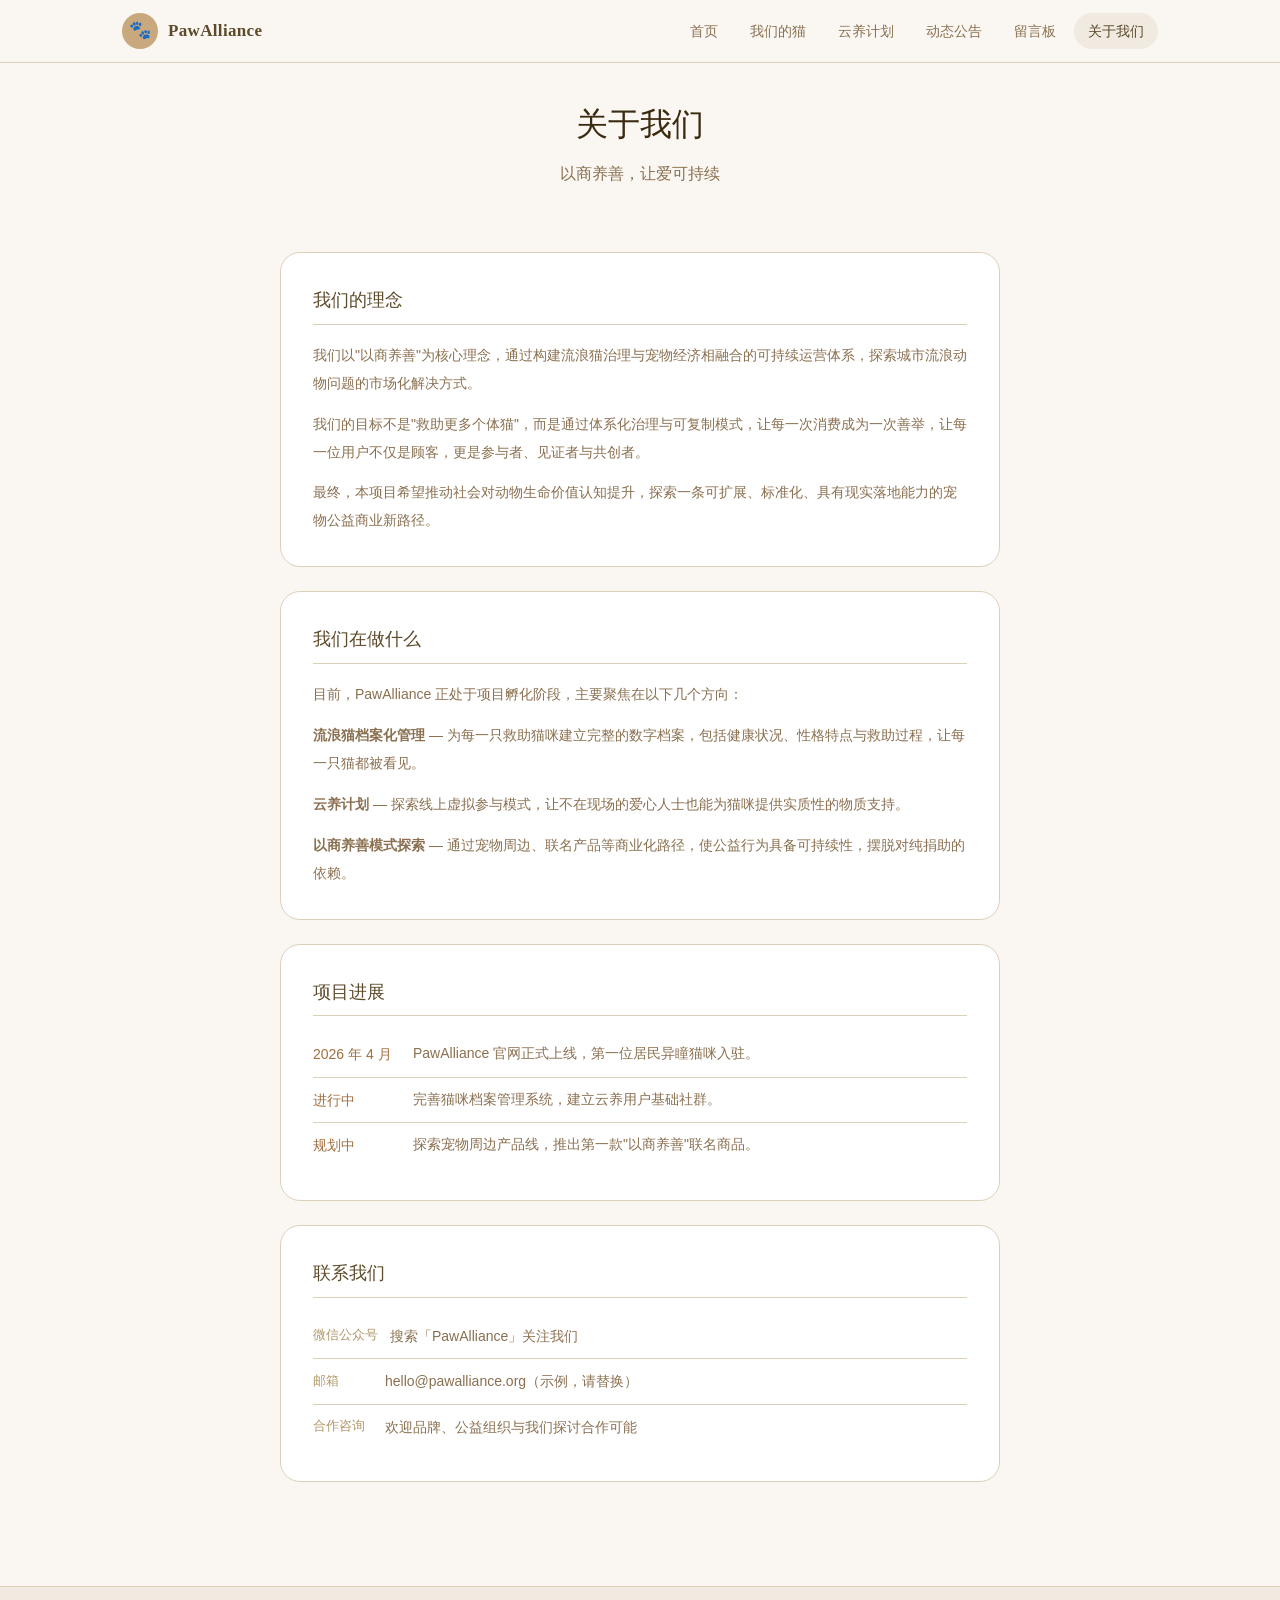
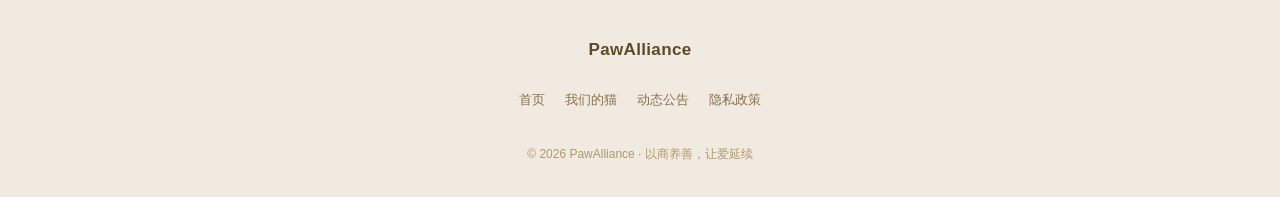
<file: about.html>
<!DOCTYPE html>
<html lang="zh-CN">
<head>
  <meta charset="UTF-8" />
  <meta name="viewport" content="width=device-width, initial-scale=1.0" />
  <title>关于我们 · PawAlliance</title>
  <meta name="description" content="PawAlliance 团队介绍、项目理念与联系方式。" />
  <meta property="og:title" content="关于我们 · PawAlliance" />
  <meta property="og:description" content="以商养善为核心理念，探索流浪猫治理与宠物经济相融合的可持续运营体系。" />
  <meta property="og:image" content="https://ecvwyfolfitogyeiywbe.supabase.co/storage/v1/object/public/assets/og-cover.jpg" />
  <meta property="og:type" content="website" />
  <link rel="stylesheet" href="style.css" />
  <style>
    .about-section { max-width: 720px; margin: 0 auto; }
    .about-block {
      background: var(--white); border-radius: var(--radius-lg);
      border: 1px solid var(--cream-border); padding: 2rem;
      margin-bottom: 1.5rem;
    }
    .about-block h2 {
      font-size: 1.1rem; font-weight: 500; color: var(--brown-dark);
      margin-bottom: 1rem; padding-bottom: 0.5rem;
      border-bottom: 1px solid var(--cream-border);
    }
    .about-block p { font-size: 14px; color: var(--text-muted); line-height: 2; margin-bottom: 0.8rem; }
    .about-block p:last-child { margin-bottom: 0; }
    .team-grid { display: grid; grid-template-columns: repeat(auto-fill, minmax(200px, 1fr)); gap: 1rem; margin-top: 1rem; }
    .team-card {
      background: var(--cream-dark); border-radius: var(--radius-md);
      padding: 1.25rem; text-align: center;
    }
    .team-avatar {
      width: 56px; height: 56px; border-radius: 50%;
      background: var(--brown-light); display: flex; align-items: center;
      justify-content: center; font-size: 24px; margin: 0 auto 0.8rem;
    }
    .team-name { font-size: 15px; font-weight: 500; color: var(--brown-dark); margin-bottom: 4px; }
    .team-role { font-size: 13px; color: var(--text-hint); }
    .contact-row { display: flex; align-items: center; gap: 12px; padding: 10px 0; border-bottom: 1px solid var(--cream-border); }
    .contact-row:last-child { border-bottom: none; }
    .contact-label { font-size: 13px; color: var(--text-hint); min-width: 60px; }
    .contact-value { font-size: 14px; color: var(--text-muted); }
    .milestone-list { list-style: none; padding: 0; margin-top: 0.5rem; }
    .milestone-list li {
      display: flex; gap: 12px; padding: 10px 0;
      border-bottom: 1px solid var(--cream-border); font-size: 14px;
    }
    .milestone-list li:last-child { border-bottom: none; }
    .milestone-date { color: var(--brown-mid); font-weight: 500; min-width: 88px; flex-shrink: 0; }
    .milestone-text { color: var(--text-muted); line-height: 1.7; }
  </style>
</head>
<body>
  <nav class="navbar" id="navbar">
    <div class="nav-inner">
      <a href="index.html" class="logo">
        <div class="logo-fallback" style="display:flex">🐾</div>
        <span class="logo-text">PawAlliance</span>
      </a>
      <div class="nav-links" id="navLinks">
        <a href="index.html" class="nav-link">首页</a>
        <a href="cats.html" class="nav-link">我们的猫</a>
        <a href="adopt.html" class="nav-link">云养计划</a>
        <a href="news.html" class="nav-link">动态公告</a>
        <a href="message.html" class="nav-link">留言板</a>
        <a href="about.html" class="nav-link active">关于我们</a>
      </div>
      <button class="nav-toggle" id="navToggle"><span></span><span></span><span></span></button>
    </div>
  </nav>

  <div class="page-header">
    <h1>关于我们</h1>
    <p>以商养善，让爱可持续</p>
  </div>

  <section class="section" style="padding-top: 1rem;">
    <div class="container">
      <div class="about-section">

        <div class="about-block">
          <h2>我们的理念</h2>
          <p>我们以"以商养善"为核心理念，通过构建流浪猫治理与宠物经济相融合的可持续运营体系，探索城市流浪动物问题的市场化解决方式。</p>
          <p>我们的目标不是"救助更多个体猫"，而是通过体系化治理与可复制模式，让每一次消费成为一次善举，让每一位用户不仅是顾客，更是参与者、见证者与共创者。</p>
          <p>最终，本项目希望推动社会对动物生命价值认知提升，探索一条可扩展、标准化、具有现实落地能力的宠物公益商业新路径。</p>
        </div>

        <div class="about-block">
          <h2>我们在做什么</h2>
          <p>目前，PawAlliance 正处于项目孵化阶段，主要聚焦在以下几个方向：</p>
          <p><strong>流浪猫档案化管理</strong> — 为每一只救助猫咪建立完整的数字档案，包括健康状况、性格特点与救助过程，让每一只猫都被看见。</p>
          <p><strong>云养计划</strong> — 探索线上虚拟参与模式，让不在现场的爱心人士也能为猫咪提供实质性的物质支持。</p>
          <p><strong>以商养善模式探索</strong> — 通过宠物周边、联名产品等商业化路径，使公益行为具备可持续性，摆脱对纯捐助的依赖。</p>
        </div>

        <div class="about-block">
          <h2>项目进展</h2>
          <ul class="milestone-list">
            <li>
              <span class="milestone-date">2026 年 4 月</span>
              <span class="milestone-text">PawAlliance 官网正式上线，第一位居民异瞳猫咪入驻。</span>
            </li>
            <li>
              <span class="milestone-date">进行中</span>
              <span class="milestone-text">完善猫咪档案管理系统，建立云养用户基础社群。</span>
            </li>
            <li>
              <span class="milestone-date">规划中</span>
              <span class="milestone-text">探索宠物周边产品线，推出第一款"以商养善"联名商品。</span>
            </li>
          </ul>
        </div>

        <div class="about-block">
          <h2>联系我们</h2>
          <!-- ✏️ 请将下面的联系方式替换为你们真实的信息 -->
          <div class="contact-row">
            <span class="contact-label">微信公众号</span>
            <span class="contact-value">搜索「PawAlliance」关注我们</span>
          </div>
          <div class="contact-row">
            <span class="contact-label">邮箱</span>
            <span class="contact-value">hello@pawalliance.org（示例，请替换）</span>
          </div>
          <div class="contact-row">
            <span class="contact-label">合作咨询</span>
            <span class="contact-value">欢迎品牌、公益组织与我们探讨合作可能</span>
          </div>
        </div>

      </div>
    </div>
  </section>

  <footer class="footer">
    <div class="container footer-inner">
      <span class="logo-text">PawAlliance</span>
      <div class="footer-links" style="margin-bottom:0.5rem">
        <a href="index.html">首页</a>
        <a href="cats.html">我们的猫</a>
        <a href="news.html">动态公告</a>
        <a href="privacy.html">隐私政策</a>
      </div>
      <p class="footer-copy">© 2026 PawAlliance · 以商养善，让爱延续</p>
    </div>
  </footer>

  <script src="main.js"></script>
</body>
</html>
</file>
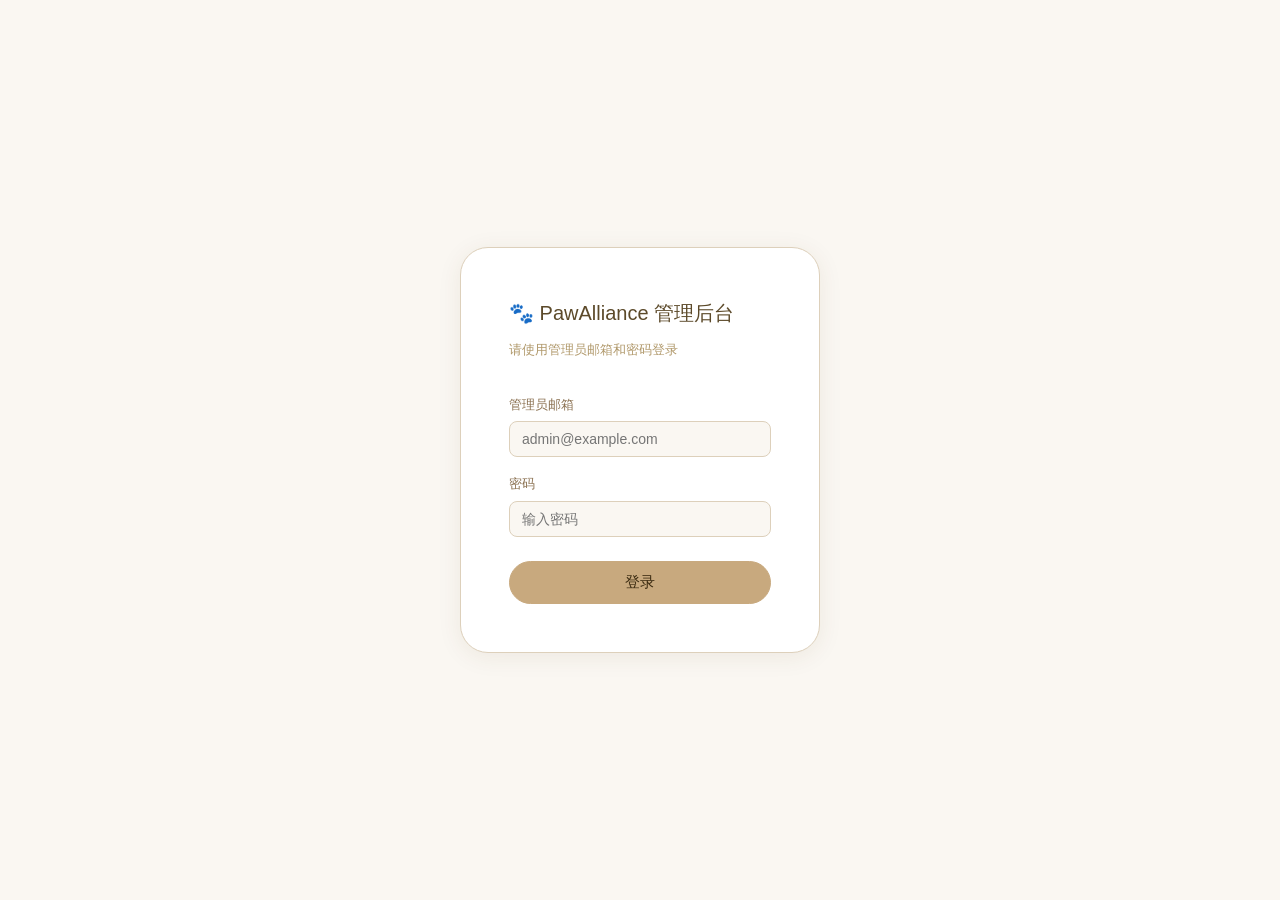
<file: admin.html>
<!DOCTYPE html>
<html lang="zh-CN">
<head>
  <meta charset="UTF-8" />
  <meta name="viewport" content="width=device-width, initial-scale=1.0" />
  <title>管理后台 · PawAlliance</title>
  <link rel="stylesheet" href="style.css" />
  <style>
    body { background: var(--cream); }
    .login-wrap { min-height:100vh; display:flex; align-items:center; justify-content:center; }
    .login-box { background:var(--white); border-radius:var(--radius-xl); border:1px solid var(--cream-border); padding:3rem; width:360px; box-shadow:var(--shadow-soft); }
    .login-box h2 { font-size:20px; font-weight:500; color:var(--brown-dark); margin-bottom:.5rem; }
    .login-box p { font-size:13px; color:var(--text-hint); margin-bottom:2rem; }
    .login-box .form-group { margin-bottom:1rem; }
    .login-box label { display:block; font-size:13px; color:var(--text-muted); margin-bottom:5px; }
    .login-box input { width:100%; padding:10px 14px; background:var(--cream); border:1px solid var(--cream-border); border-radius:var(--radius-sm); font-size:14px; color:var(--text-main); outline:none; box-sizing:border-box; }
    .login-box input:focus { border-color:var(--brown-light); }
    .login-error { color:#c0392b; font-size:13px; margin-top:8px; display:none; }
    .login-loading { color:var(--text-hint); font-size:13px; margin-top:8px; display:none; }

    .admin-wrap { max-width:1000px; margin:0 auto; padding:0 2rem 4rem; }
    .admin-header { display:flex; align-items:center; justify-content:space-between; padding:1.5rem 0; border-bottom:1px solid var(--cream-border); margin-bottom:2rem; }
    .admin-title { font-size:20px; font-weight:500; color:var(--brown-dark); }
    .tab-bar { display:flex; gap:8px; margin-bottom:2rem; }
    .tab-btn { padding:8px 20px; border-radius:20px; font-size:14px; border:1px solid var(--cream-border); background:transparent; color:var(--text-muted); cursor:pointer; transition:all .2s; }
    .tab-btn.active { background:var(--brown-light); color:var(--brown-deep); border-color:var(--brown-light); }

    /* 表格 */
    .table-wrap { overflow-x:auto; }
    .data-table { width:100%; border-collapse:collapse; font-size:14px; }
    .data-table th { text-align:left; padding:10px 12px; background:var(--cream-dark); color:var(--text-muted); font-weight:500; font-size:13px; border-bottom:1px solid var(--cream-border); }
    .data-table td { padding:12px; border-bottom:1px solid var(--cream-border); color:var(--text-main); vertical-align:top; }
    .data-table tr:hover td { background:var(--cream); }
    .action-btns { display:flex; gap:8px; flex-wrap:wrap; }
    .btn-edit { background:var(--cream-dark); color:var(--brown-mid); border:1px solid var(--cream-border); padding:5px 12px; border-radius:10px; font-size:12px; cursor:pointer; transition:all .2s; }
    .btn-edit:hover { background:var(--cream-border); }
    .btn-del { background:#fde8e8; color:#c0392b; border:1px solid #f5c6c6; padding:5px 12px; border-radius:10px; font-size:12px; cursor:pointer; transition:all .2s; }
    .btn-del:hover { background:#f5c6c6; }

    /* 弹窗 */
    .modal-overlay { display:none; position:fixed; inset:0; z-index:200; background:rgba(50,30,10,.4); align-items:flex-start; justify-content:center; padding:2rem; overflow-y:auto; }
    .modal-overlay.open { display:flex; }
    .modal-box { background:var(--white); border-radius:var(--radius-xl); padding:2rem; width:100%; max-width:640px; box-shadow:var(--shadow-soft); margin:auto; }
    .modal-box h3 { font-size:18px; font-weight:500; color:var(--brown-dark); margin-bottom:1.5rem; }
    .form-grid { display:grid; grid-template-columns:1fr 1fr; gap:1rem; }
    .form-grid .full { grid-column:1/-1; }
    .form-group label { display:block; font-size:13px; color:var(--text-muted); margin-bottom:5px; }
    .form-group input, .form-group textarea, .form-group select { width:100%; padding:9px 12px; background:var(--cream); border:1px solid var(--cream-border); border-radius:var(--radius-sm); font-size:14px; color:var(--text-main); font-family:inherit; resize:vertical; outline:none; box-sizing:border-box; }
    .form-group input:focus, .form-group textarea:focus, .form-group select:focus { border-color:var(--brown-light); }
    .modal-footer { display:flex; gap:12px; justify-content:flex-end; margin-top:1.5rem; }

    /* 留言管理 */
    .msg-card { background:var(--white); border:1px solid var(--cream-border); border-radius:var(--radius-md); padding:1.25rem; margin-bottom:1rem; }
    .msg-card-header { display:flex; align-items:center; justify-content:space-between; margin-bottom:8px; }
    .msg-author { font-weight:500; font-size:14px; color:var(--brown-dark); }
    .msg-time { font-size:12px; color:var(--text-hint); margin-left:8px; }
    .msg-content { font-size:14px; color:var(--text-muted); margin-bottom:10px; line-height:1.7; }
    .msg-likes { font-size:12px; color:var(--text-hint); margin-bottom:10px; }
    .reply-area { display:flex; gap:8px; margin-top:8px; }
    .reply-area input { flex:1; padding:8px 12px; background:var(--cream); border:1px solid var(--cream-border); border-radius:var(--radius-sm); font-size:13px; outline:none; }
    .reply-area input:focus { border-color:var(--brown-light); }
    .existing-reply { background:var(--cream-dark); border-radius:var(--radius-sm); border-left:3px solid var(--brown-light); padding:10px 14px; margin-top:8px; }
    .existing-reply-label { font-size:12px; color:var(--brown-mid); margin-bottom:4px; }
    .existing-reply-content { font-size:13px; color:var(--text-muted); }

    /* 回复子列表 */
    .replies-section { margin-top:12px; padding-top:12px; border-top:1px solid var(--cream-border); }
    .replies-section-title { font-size:13px; color:var(--text-muted); margin-bottom:8px; font-weight:500; }
    .reply-manage-item { display:flex; align-items:flex-start; justify-content:space-between; gap:12px; padding:8px 10px; background:var(--cream); border-radius:var(--radius-sm); margin-bottom:6px; }
    .reply-manage-content { flex:1; }
    .reply-manage-name { font-size:13px; font-weight:500; color:var(--brown-dark); }
    .reply-manage-text { font-size:13px; color:var(--text-muted); margin-top:3px; }
    .reply-manage-meta { font-size:11px; color:var(--text-hint); margin-top:3px; }

    /* Toast */
    .toast { position:fixed; bottom:2rem; left:50%; transform:translateX(-50%) translateY(20px); background:var(--brown-dark); color:#fff; padding:12px 28px; border-radius:30px; font-size:14px; opacity:0; transition:all .3s; z-index:999; pointer-events:none; }
    .toast.show { opacity:1; transform:translateX(-50%) translateY(0); }

    .section-top { display:flex; align-items:center; justify-content:space-between; margin-bottom:1.5rem; }
    .news-type-badge { padding:3px 10px; border-radius:8px; font-size:12px; }
    .type-救助 { background:#FAE0D8; color:#9A3820; }
    .type-医疗 { background:#F5E0A0; color:#7A5010; }
    .type-送养 { background:#D4E8C2; color:#3A6020; }
    .type-云养 { background:#C8E8E0; color:#1A6050; }
    .type-活动 { background:#E0D8F5; color:#4A3090; }
    .type-公告 { background:var(--cream-dark); color:var(--text-muted); }
    .empty-tip { color:var(--text-hint); font-size:14px; text-align:center; padding:3rem 0; }
    .loading { text-align:center; color:var(--text-hint); padding:2rem; font-size:14px; }
    .status-badge { display:inline-block; padding:2px 10px; border-radius:10px; font-size:12px; }
    .s-在册 { background:#D4E8C2; color:#3A6020; }
    .s-已送养 { background:#C2D8E8; color:#204060; }
    .s-医疗中 { background:#F5DCA0; color:#7A5010; }
  </style>
</head>
<body>

<!-- 登录页 -->
<div class="login-wrap" id="loginPage">
  <div class="login-box">
    <h2>🐾 PawAlliance 管理后台</h2>
    <p>请使用管理员邮箱和密码登录</p>
    <div class="form-group">
      <label>管理员邮箱</label>
      <input type="email" id="emailInput" placeholder="admin@example.com" onkeydown="if(event.key==='Enter')login()" />
    </div>
    <div class="form-group">
      <label>密码</label>
      <input type="password" id="passwordInput" placeholder="输入密码" onkeydown="if(event.key==='Enter')login()" />
    </div>
    <button class="btn btn-primary" style="width:100%;margin-top:.5rem" onclick="login()">登录</button>
    <p class="login-error" id="loginError">邮箱或密码错误，请重试</p>
    <p class="login-loading" id="loginLoading">登录中，请稍候…</p>
  </div>
</div>

<!-- 管理页面 -->
<div id="adminPage" style="display:none;padding-top:2rem">
  <div class="admin-wrap">
    <div class="admin-header">
      <span class="admin-title">🐾 PawAlliance 管理后台</span>
      <div style="display:flex;gap:12px;align-items:center">
        <a href="index.html" class="btn btn-outline btn-sm">返回网站</a>
        <button class="btn btn-outline btn-sm" onclick="logout()">退出登录</button>
      </div>
    </div>

    <div class="tab-bar">
      <button class="tab-btn active" onclick="switchTab('cats',this)">猫咪档案</button>
      <button class="tab-btn" onclick="switchTab('messages',this)">留言管理</button>
      <button class="tab-btn" onclick="switchTab('review',this)">留言审核 <span id="reviewBadge" style="display:none;background:#c0392b;color:#fff;border-radius:10px;padding:1px 7px;font-size:11px;margin-left:4px">0</span></button>
      <button class="tab-btn" onclick="switchTab('news',this)">动态公告</button>
      <button class="tab-btn" onclick="switchTab('stats',this)">网站数据</button>
    </div>

    <!-- 猫咪 Tab -->
    <div id="tab-cats">
      <div class="section-top">
        <span style="font-size:15px;color:var(--text-muted)" id="catsCount">加载中…</span>
        <button class="btn btn-primary btn-sm" onclick="openCatModal()">+ 新增猫咪</button>
      </div>
      <div class="table-wrap">
        <div id="catsList"><p class="loading">加载中…</p></div>
      </div>
    </div>

    <!-- 留言 Tab -->
    <div id="tab-messages" style="display:none">
      <div class="section-top">
        <span style="font-size:15px;color:var(--text-muted)" id="msgCount">加载中…</span>
      </div>
      <div id="msgList"><p class="loading">加载中…</p></div>
    </div>

    <!-- 留言审核 Tab -->
    <div id="tab-review" style="display:none">
      <div class="section-top">
        <span style="font-size:15px;color:var(--text-muted)" id="reviewCount">加载中…</span>
      </div>
      <div id="reviewList"><p class="loading">加载中…</p></div>
    </div>

    <!-- 动态公告 Tab -->
    <div id="tab-news" style="display:none">
      <div class="section-top">
        <span style="font-size:15px;color:var(--text-muted)" id="newsCount">加载中…</span>
        <button class="btn btn-primary btn-sm" onclick="openNewsModal()">+ 新增动态</button>
      </div>
      <div id="newsList"><p class="loading">加载中…</p></div>
    </div>

    <!-- 网站数据 Tab -->
    <div id="tab-stats" style="display:none">
      <div class="section-top">
        <span style="font-size:15px;color:var(--text-muted)">首页统计数字管理</span>
      </div>
      <div style="background:var(--white);border:1px solid var(--cream-border);border-radius:var(--radius-xl);padding:2rem;max-width:480px">
        <p style="font-size:13px;color:var(--text-hint);margin-bottom:1.5rem">修改后点击「保存」，首页数字将立即更新。</p>
        <div class="form-grid" style="grid-template-columns:1fr 1fr">
          <div class="form-group">
            <label>在册猫咪</label>
            <input type="number" id="st_cats" min="0" placeholder="0" />
          </div>
          <div class="form-group">
            <label>云养用户</label>
            <input type="number" id="st_cloud" min="0" placeholder="0" />
          </div>
          <div class="form-group">
            <label>成功送养</label>
            <input type="number" id="st_adopted" min="0" placeholder="0" />
          </div>
          <div class="form-group">
            <label>参与人员</label>
            <input type="number" id="st_members" min="0" placeholder="0" />
          </div>
        </div>
        <div style="margin-top:1.5rem;display:flex;gap:12px;align-items:center">
          <button class="btn btn-primary" onclick="saveStats()">保存数据</button>
          <span id="statsSaveMsg" style="font-size:13px;color:#3A6020;display:none">已保存 ✓</span>
        </div>
      </div>
    </div>

    </div>
  </div>
</div>

<!-- 猫咪编辑弹窗 -->
<div class="modal-overlay" id="catModal">
  <div class="modal-box">
    <h3 id="modalTitle">新增猫咪</h3>
    <input type="hidden" id="editCatId" />
    <div class="form-grid">
      <div class="form-group"><label>档案编号</label><input type="text" id="f_档案编号" placeholder="如 LM-2026-002" /></div>
      <div class="form-group"><label>昵称 *</label><input type="text" id="f_昵称" placeholder="猫咪名字" /></div>
      <div class="form-group"><label>物种</label><select id="f_物种"><option>猫</option><option>狗</option></select></div>
      <div class="form-group"><label>性别</label><select id="f_性别"><option>未知</option><option>公</option><option>母</option></select></div>
      <div class="form-group"><label>年龄</label><input type="text" id="f_年龄" placeholder="如 约1岁" /></div>
      <div class="form-group"><label>毛色</label><input type="text" id="f_毛色" placeholder="如 橘白色" /></div>
      <div class="form-group"><label>体型</label><select id="f_体型"><option>小型</option><option>中型</option><option>大型</option></select></div>
      <div class="form-group"><label>当前状态</label><select id="f_status"><option value="在册">在册</option><option value="已送养">已送养</option><option value="医疗中">医疗中</option></select></div>
      <div class="form-group"><label>发现时间</label><input type="text" id="f_发现时间" placeholder="如 2026-01" /></div>
      <div class="form-group"><label>发现地点</label><input type="text" id="f_发现地点" /></div>
      <div class="form-group full"><label>性格特点</label><input type="text" id="f_性格" placeholder="如 温顺、活泼" /></div>
      <div class="form-group full"><label>特殊习性</label><input type="text" id="f_特殊习性" /></div>
      <div class="form-group"><label>健康状况</label><select id="f_健康状况总结"><option>健康</option><option>轻微伤病</option><option>重病</option><option>残疾</option></select></div>
      <div class="form-group"><label>绝育情况</label><select id="f_绝育信息"><option>未知</option><option>已绝育</option><option>未绝育</option></select></div>
      <div class="form-group full"><label>疫苗记录</label><input type="text" id="f_疫苗记录" /></div>
      <div class="form-group full"><label>驱虫记录</label><input type="text" id="f_驱虫记录" /></div>
      <div class="form-group full"><label>伤病记录</label><textarea id="f_伤病记录" rows="2"></textarea></div>
      <div class="form-group full"><label>救助过程记录</label><textarea id="f_救助过程记录" rows="3"></textarea></div>
      <div class="form-group full"><label>领养信息</label><textarea id="f_领养信息" rows="2"></textarea></div>
      <div class="form-group full"><label>其他备注</label><textarea id="f_其他备注" rows="2"></textarea></div>
      <div class="form-group full"><label>照片链接（photo_url）</label><input type="text" id="f_photo_url" placeholder="照片网络地址，暂时可留空" /></div>
    </div>
    <div class="modal-footer">
      <button class="btn btn-outline" onclick="closeCatModal()">取消</button>
      <button class="btn btn-primary" onclick="saveCat()">保存</button>
    </div>
  </div>
</div>

<!-- 动态编辑弹窗 -->
<div class="modal-overlay" id="newsModal">
  <div class="modal-box">
    <h3 id="newsModalTitle">新增动态</h3>
    <input type="hidden" id="editNewsId" />
    <div class="form-grid">
      <div class="form-group full"><label>标题 *</label><input type="text" id="nf_title" placeholder="动态标题" /></div>
      <div class="form-group"><label>类型</label>
        <select id="nf_type">
          <option>公告</option><option>救助</option><option>医疗</option>
          <option>送养</option><option>云养</option><option>活动</option>
        </select>
      </div>
      <div class="form-group"><label>是否发布</label>
        <select id="nf_published"><option value="true">立即发布</option><option value="false">存为草稿</option></select>
      </div>
      <div class="form-group full"><label>摘要（显示在列表页）</label><textarea id="nf_summary" rows="2" placeholder="简短描述，显示在动态列表中"></textarea></div>
      <div class="form-group full"><label>正文内容（支持HTML）</label><textarea id="nf_content" rows="8" placeholder="详细内容，支持 <p>、<br> 等HTML标签"></textarea></div>
    </div>
    <div class="modal-footer">
      <button class="btn btn-outline" onclick="closeNewsModal()">取消</button>
      <button class="btn btn-primary" onclick="saveNews()">保存</button>
    </div>
  </div>
</div>

<!-- Toast -->
<div class="toast" id="toast"></div>

<script>
  // ============================================================
  // Supabase 配置（保持原来的值不变）
  // ============================================================
  const SUPABASE_URL = "https://ecvwyfolfitogyeiywbe.supabase.co";
  const SUPABASE_ANON_KEY = "eyJhbGciOiJIUzI1NiIsInR5cCI6IkpXVCJ9.eyJpc3MiOiJzdXBhYmFzZSIsInJlZiI6ImVjdnd5Zm9sZml0b2d5ZWl5d2JlIiwicm9sZSI6ImFub24iLCJpYXQiOjE3NzU0MDM3NjEsImV4cCI6MjA5MDk3OTc2MX0.zIhjbFHEw3cGKkPYZjAA4vi6X-D7N9xVI_rcx8hrzEs";

  // ── 工具函数 ──
  function showToast(msg){const t=document.getElementById("toast");t.textContent=msg;t.classList.add("show");setTimeout(()=>t.classList.remove("show"),3000);}
  function esc(s){if(!s)return"";return s.replace(/&/g,"&amp;").replace(/</g,"&lt;").replace(/>/g,"&gt;");}
  function timeAgo(d){if(!d)return"";const s=(Date.now()-new Date(d).getTime())/1000;if(s<60)return"刚刚";if(s<3600)return Math.floor(s/60)+"分钟前";if(s<86400)return Math.floor(s/3600)+"小时前";return d.slice(0,10);}

  // ── 获取当前登录 token（优先用 Supabase Auth token，否则用 anon key）──
  function getToken(){
    return sessionStorage.getItem("paw_admin_token") || SUPABASE_ANON_KEY;
  }

  // ── 登录（Supabase Auth）──
  async function login(){
    const email = document.getElementById("emailInput").value.trim();
    const pwd   = document.getElementById("passwordInput").value;
    const errEl = document.getElementById("loginError");
    const loadEl = document.getElementById("loginLoading");

    errEl.style.display = "none";

    if(!email || !pwd){
      errEl.textContent = "请填写邮箱和密码";
      errEl.style.display = "block";
      return;
    }

    loadEl.style.display = "block";
    document.querySelector("#loginPage .btn-primary").disabled = true;

    try {
      const res = await fetch(SUPABASE_URL + "/auth/v1/token?grant_type=password", {
        method: "POST",
        headers: {
          "Content-Type": "application/json",
          "apikey": SUPABASE_ANON_KEY
        },
        body: JSON.stringify({ email: email, password: pwd })
      });
      const data = await res.json();

      if (data.access_token) {
        // 登录成功
        sessionStorage.setItem("paw_admin_token", data.access_token);
        sessionStorage.setItem("paw_admin", "1");
        loadEl.style.display = "none";
        document.getElementById("loginPage").style.display = "none";
        document.getElementById("adminPage").style.display = "block";
        initAdminPage();
      } else {
        loadEl.style.display = "none";
        document.querySelector("#loginPage .btn-primary").disabled = false;
        errEl.textContent = "邮箱或密码错误，请重试";
        errEl.style.display = "block";
      }
    } catch(e) {
      loadEl.style.display = "none";
      document.querySelector("#loginPage .btn-primary").disabled = false;
      errEl.textContent = "网络错误，请检查网络后重试";
      errEl.style.display = "block";
    }
  }

  function logout(){
    sessionStorage.removeItem("paw_admin");
    sessionStorage.removeItem("paw_admin_token");
    location.reload();
  }

  // 刷新页面时检查是否已登录
  if(sessionStorage.getItem("paw_admin") === "1"){
    document.getElementById("loginPage").style.display = "none";
    document.getElementById("adminPage").style.display = "block";
  }

  // 进入管理页后的初始化
  function initAdminPage(){
    loadCats();
    // 异步加载待审核数量，更新 badge
    apiGet("messages","select=id&or=(approved.eq.false,approved.is.null)").then(function(rows){
      if(rows && rows.length > 0){
        const b = document.getElementById("reviewBadge");
        b.style.display = "inline";
        b.textContent = rows.length;
      }
    }).catch(function(){});
  }

  // ── Tab ──
  function switchTab(tab, btn){
    document.querySelectorAll(".tab-btn").forEach(b=>b.classList.remove("active"));
    btn.classList.add("active");
    document.getElementById("tab-cats").style.display     = tab==="cats"     ? "block" : "none";
    document.getElementById("tab-messages").style.display = tab==="messages" ? "block" : "none";
    document.getElementById("tab-review").style.display   = tab==="review"   ? "block" : "none";
    document.getElementById("tab-news").style.display     = tab==="news"     ? "block" : "none";
    document.getElementById("tab-stats").style.display    = tab==="stats"    ? "block" : "none";
    if(tab==="cats")     loadCats();
    if(tab==="messages") loadMessages();
    if(tab==="review")   loadReview();
    if(tab==="news")     loadNewsAdmin();
    if(tab==="stats")    loadStats();
  }

  // ── API 封装（统一使用用户 token）──
  async function apiGet(table, query){
    const res = await fetch(SUPABASE_URL + "/rest/v1/" + table + "?" + query, {
      headers:{
        "apikey": SUPABASE_ANON_KEY,
        "Authorization": "Bearer " + getToken()
      }
    });
    return res.json();
  }
  async function apiPost(table, body){
    const res = await fetch(SUPABASE_URL + "/rest/v1/" + table, {
      method: "POST",
      headers:{
        "Content-Type": "application/json",
        "apikey": SUPABASE_ANON_KEY,
        "Authorization": "Bearer " + getToken(),
        "Prefer": "return=representation"
      },
      body: JSON.stringify(body)
    });
    return res.json();
  }
  async function apiPatch(table, id, body){
    const res = await fetch(SUPABASE_URL + "/rest/v1/" + table + "?id=eq." + encodeURIComponent(id), {
      method: "PATCH",
      headers:{
        "Content-Type": "application/json",
        "apikey": SUPABASE_ANON_KEY,
        "Authorization": "Bearer " + getToken(),
        "Prefer": "return=minimal"
      },
      body: JSON.stringify(body)
    });
    return res.ok;
  }
  async function apiDelete(table, id){
    const res = await fetch(SUPABASE_URL + "/rest/v1/" + table + "?id=eq." + encodeURIComponent(id), {
      method: "DELETE",
      headers:{
        "apikey": SUPABASE_ANON_KEY,
        "Authorization": "Bearer " + getToken()
      }
    });
    return res.ok;
  }

  // ── 猫咪管理 ──
  async function loadCats(){
    const el = document.getElementById("catsList");
    el.innerHTML = '<p class="loading">加载中…</p>';
    try {
      const cats = await apiGet("cats","select=*&order=created_at.desc");
      if(!Array.isArray(cats)){el.innerHTML='<p class="empty-tip">加载失败，请检查 Supabase 配置或刷新重试</p>';return;}
      document.getElementById("catsCount").textContent = "共 " + cats.length + " 只猫咪";
      if(!cats.length){el.innerHTML='<p class="empty-tip">还没有猫咪档案</p>';return;}
      el.innerHTML = '<table class="data-table"><thead><tr>' +
        '<th>档案编号</th><th>昵称</th><th>物种</th><th>性别</th><th>状态</th><th>毛色</th><th>健康</th><th>操作</th>' +
        '</tr></thead><tbody>' +
        cats.map(function(cat){
          return '<tr>' +
            '<td>' + (cat.档案编号||"-") + '</td>' +
            '<td><strong>' + esc(cat.昵称||"-") + '</strong></td>' +
            '<td>' + (cat.物种||"-") + '</td>' +
            '<td>' + (cat.性别||"-") + '</td>' +
            '<td><span class="status-badge s-' + cat.status + '">' + (cat.status||"-") + '</span></td>' +
            '<td>' + (cat.毛色||"-") + '</td>' +
            '<td>' + (cat.健康状况总结||"-") + '</td>' +
            '<td><div class="action-btns">' +
            '<button class="btn-edit" onclick=\'editCat(' + JSON.stringify(cat) + ')\'>编辑</button>' +
            '<button class="btn-del" onclick="deleteCat(\'' + cat.id + '\',\'' + esc(cat.昵称||"") + '\')">删除</button>' +
            '</div></td></tr>';
        }).join("") +
        '</tbody></table>';
    } catch(e) {
      el.innerHTML = '<p class="empty-tip">加载失败，请刷新重试</p>';
    }
  }

  function openCatModal(cat){
    document.getElementById("modalTitle").textContent = cat ? "编辑猫咪档案" : "新增猫咪";
    document.getElementById("editCatId").value = cat ? cat.id : "";
    ["档案编号","昵称","物种","性别","年龄","毛色","体型","status","发现时间","发现地点","性格","特殊习性","健康状况总结","绝育信息","疫苗记录","驱虫记录","伤病记录","救助过程记录","领养信息","其他备注","photo_url"].forEach(function(f){
      const el = document.getElementById("f_" + f);
      if(el) el.value = cat ? (cat[f]||"") : "";
    });
    document.getElementById("catModal").classList.add("open");
  }
  function editCat(cat){ openCatModal(cat); }
  function closeCatModal(){ document.getElementById("catModal").classList.remove("open"); }

  async function saveCat(){
    const id = document.getElementById("editCatId").value;
    const data = {};
    ["档案编号","昵称","物种","性别","年龄","毛色","体型","status","发现时间","发现地点","性格","特殊习性","健康状况总结","绝育信息","疫苗记录","驱虫记录","伤病记录","救助过程记录","领养信息","其他备注","photo_url"].forEach(function(f){
      const el = document.getElementById("f_" + f);
      if(el) data[f] = el.value;
    });
    if(!data["昵称"]){showToast("昵称不能为空");return;}
    if(id){ await apiPatch("cats", id, data); }
    else  { await apiPost("cats", data); }
    closeCatModal();
    await loadCats();
    showToast(id ? "修改成功 ✓" : "新增成功 ✓");
  }

  async function deleteCat(id, name){
    if(!confirm("确定要删除「" + name + "」的档案吗？此操作不可恢复。")) return;
    const ok = await apiDelete("cats", id);
    if(ok){ await loadCats(); showToast("已删除「" + name + "」"); }
    else showToast("删除失败，请重试");
  }

  // ── 留言管理 ──
  async function loadMessages(){
    const el = document.getElementById("msgList");
    el.innerHTML = '<p class="loading">加载中…</p>';
    try {
      const [messages, replies] = await Promise.all([
        apiGet("messages","select=*&order=created_at.desc"),
        apiGet("replies","select=*&order=created_at.asc")
      ]);
      if(!Array.isArray(messages)){el.innerHTML='<p class="empty-tip">加载失败，请刷新重试</p>';return;}
      document.getElementById("msgCount").textContent = "共 " + messages.length + " 条留言";
      if(!messages.length){el.innerHTML='<p class="empty-tip">还没有留言</p>';return;}

      el.innerHTML = messages.map(function(msg){
        const msgReplies = Array.isArray(replies) ? replies.filter(r=>r.message_id===msg.id) : [];
        const replyCount = msgReplies.length;

        const repliesHtml = replyCount ?
          '<div class="replies-section">' +
            '<div class="replies-section-title">用户回复（' + replyCount + '条）</div>' +
            msgReplies.map(function(r){
              return '<div class="reply-manage-item" id="radmin_' + r.id + '">' +
                '<div class="reply-manage-content">' +
                '<span class="reply-manage-name">' + esc(r.name) + (r.is_admin?' 🐾':'') + '</span>' +
                (r.parent_reply_id?'<span style="font-size:11px;color:var(--text-hint);margin-left:6px">（二级回复）</span>':'') +
                '<div class="reply-manage-text">' + esc(r.content) + '</div>' +
                '<div class="reply-manage-meta">' + timeAgo(r.created_at) + ' · 👍 ' + (r.likes||0) + '</div>' +
                '</div>' +
                '<button class="btn-del" onclick="deleteReply(\'' + r.id + '\')">删除</button>' +
                '</div>';
            }).join("") +
          '</div>' : '';

        return '<div class="msg-card" id="madmin_' + msg.id + '">' +
          '<div class="msg-card-header">' +
          '<div><span class="msg-author">' + esc(msg.name) + '</span><span class="msg-time">' + timeAgo(msg.created_at) + '</span></div>' +
          '<button class="btn-del" onclick="deleteMessage(\'' + msg.id + '\')">删除留言</button>' +
          '</div>' +
          '<div class="msg-content">' + esc(msg.content) + '</div>' +
          '<div class="msg-likes">👍 ' + (msg.likes||0) + ' 个赞</div>' +
          (msg.reply?'<div class="existing-reply"><div class="existing-reply-label">🐾 已回复</div><div class="existing-reply-content">'+esc(msg.reply)+'</div></div>':'') +
          '<div class="reply-area">' +
          '<input type="text" id="replyInput_' + msg.id + '" placeholder="输入官方回复内容…" value="' + (msg.reply?esc(msg.reply):'') + '" />' +
          '<button class="btn-edit" onclick="replyMessage(\'' + msg.id + '\')">回复</button>' +
          '</div>' +
          repliesHtml +
          '</div>';
      }).join("");
    } catch(e) {
      el.innerHTML = '<p class="empty-tip">加载失败，请刷新重试</p>';
    }
  }

  async function replyMessage(id){
    const reply = document.getElementById("replyInput_" + id).value.trim();
    if(!reply){showToast("请输入回复内容");return;}
    const ok = await apiPatch("messages", id, {reply: reply});
    if(ok){await loadMessages();showToast("回复成功 ✓");}
    else showToast("回复失败，请重试");
  }

  async function deleteMessage(id){
    if(!confirm("确定删除这条留言吗？相关回复也会一并删除。")) return;
    await fetch(SUPABASE_URL + "/rest/v1/replies?message_id=eq." + encodeURIComponent(id), {
      method: "DELETE",
      headers:{"apikey": SUPABASE_ANON_KEY, "Authorization": "Bearer " + getToken()}
    });
    const ok = await apiDelete("messages", id);
    if(ok){await loadMessages();showToast("留言已删除");}
    else showToast("删除失败，请重试");
  }

  async function deleteReply(id){
    if(!confirm("确定删除这条回复吗？")) return;
    await fetch(SUPABASE_URL + "/rest/v1/replies?parent_reply_id=eq." + encodeURIComponent(id), {
      method: "DELETE",
      headers:{"apikey": SUPABASE_ANON_KEY, "Authorization": "Bearer " + getToken()}
    });
    const ok = await apiDelete("replies", id);
    if(ok){await loadMessages();showToast("回复已删除");}
    else showToast("删除失败，请重试");
  }

  // ── 动态公告管理 ──
  async function loadNewsAdmin(){
    const el = document.getElementById("newsList");
    el.innerHTML = '<p class="loading">加载中…</p>';
    try {
      const news = await apiGet("news","select=*&order=created_at.desc");
      if(!Array.isArray(news)){el.innerHTML='<p class="empty-tip">加载失败，请刷新重试</p>';return;}
      document.getElementById("newsCount").textContent = "共 " + news.length + " 条动态";
      if(!news.length){el.innerHTML='<p class="empty-tip">还没有动态，点击右上角新增</p>';return;}
      const typeMap = {"救助":"type-救助","医疗":"type-医疗","送养":"type-送养","云养":"type-云养","活动":"type-活动","公告":"type-公告"};
      el.innerHTML = '<table class="data-table"><thead><tr>' +
        '<th>类型</th><th>标题</th><th>摘要</th><th>状态</th><th>发布时间</th><th>操作</th>' +
        '</tr></thead><tbody>' +
        news.map(function(n){
          return '<tr>' +
            '<td><span class="news-type-badge ' + (typeMap[n.type]||"") + '">' + esc(n.type) + '</span></td>' +
            '<td><strong>' + esc(n.title) + '</strong></td>' +
            '<td style="max-width:200px;overflow:hidden;text-overflow:ellipsis;white-space:nowrap">' + esc(n.summary||"") + '</td>' +
            '<td>' + (n.published?'<span style="color:#3A6020">已发布</span>':'<span style="color:#B0986A">草稿</span>') + '</td>' +
            '<td>' + (n.created_at?n.created_at.slice(0,10):"") + '</td>' +
            '<td><div class="action-btns">' +
            '<button class="btn-edit" onclick=\'editNews(' + JSON.stringify(n).replace(/'/g,"\\'") + ')\'>编辑</button>' +
            '<button class="btn-del" onclick="deleteNews(\'' + n.id + '\',\'' + esc(n.title) + '\')">删除</button>' +
            '</div></td></tr>';
        }).join("") +
        '</tbody></table>';
    } catch(e) {
      el.innerHTML = '<p class="empty-tip">加载失败，请刷新重试</p>';
    }
  }

  function openNewsModal(n){
    document.getElementById("newsModalTitle").textContent = n ? "编辑动态" : "新增动态";
    document.getElementById("editNewsId").value = n ? n.id : "";
    document.getElementById("nf_title").value   = n ? n.title : "";
    document.getElementById("nf_type").value    = n ? n.type : "公告";
    document.getElementById("nf_published").value = n ? (n.published?"true":"false") : "true";
    document.getElementById("nf_summary").value = n ? (n.summary||"") : "";
    document.getElementById("nf_content").value = n ? (n.content||"") : "";
    document.getElementById("newsModal").classList.add("open");
  }
  function editNews(n){ openNewsModal(n); }
  function closeNewsModal(){ document.getElementById("newsModal").classList.remove("open"); }

  async function saveNews(){
    const id = document.getElementById("editNewsId").value;
    const data = {
      title:     document.getElementById("nf_title").value.trim(),
      type:      document.getElementById("nf_type").value,
      published: document.getElementById("nf_published").value === "true",
      summary:   document.getElementById("nf_summary").value.trim(),
      content:   document.getElementById("nf_content").value.trim()
    };
    if(!data.title){showToast("标题不能为空");return;}
    if(id){ await apiPatch("news", id, data); }
    else  { await apiPost("news", data); }
    closeNewsModal();
    await loadNewsAdmin();
    showToast(id ? "修改成功 ✓" : "发布成功 ✓");
  }

  async function deleteNews(id, title){
    if(!confirm("确定删除「" + title + "」吗？")) return;
    const ok = await apiDelete("news", id);
    if(ok){await loadNewsAdmin();showToast("已删除「" + title + "」");}
    else showToast("删除失败，请重试");
  }

  // ── 网站数据管理 ──
  async function loadStats(){
    try {
      const rows = await apiGet("site_stats","select=*&limit=1");
      if(!rows || !rows.length){
        ["cats","cloud","adopted","members"].forEach(k=>{
          const el = document.getElementById("st_" + k);
          if(el) el.value = "0";
        });
        return;
      }
      const d = rows[0];
      document.getElementById("st_cats").value    = d.cats    || 0;
      document.getElementById("st_cloud").value   = d.cloud   || 0;
      document.getElementById("st_adopted").value = d.adopted || 0;
      document.getElementById("st_members").value = d.members || 0;
      document.getElementById("st_cats").dataset.rowId = d.id;
    } catch(e){ showToast("加载数据失败"); }
  }

  async function saveStats(){
    const data = {
      cats:    parseInt(document.getElementById("st_cats").value)    || 0,
      cloud:   parseInt(document.getElementById("st_cloud").value)   || 0,
      adopted: parseInt(document.getElementById("st_adopted").value) || 0,
      members: parseInt(document.getElementById("st_members").value) || 0,
    };
    const rowId = document.getElementById("st_cats").dataset.rowId;
    try {
      if(rowId){
        await apiPatch("site_stats", rowId, data);
      } else {
        const rows = await apiPost("site_stats", data);
        if(rows && rows[0]) document.getElementById("st_cats").dataset.rowId = rows[0].id;
      }
      const msg = document.getElementById("statsSaveMsg");
      msg.style.display = "inline";
      setTimeout(()=>{msg.style.display="none";}, 3000);
      showToast("数据已保存 ✓");
    } catch(e){ showToast("保存失败，请重试"); }
  }

  // ── 留言审核 ──
  async function loadReview(){
    const el = document.getElementById("reviewList");
    el.innerHTML = '<p class="loading">加载中…</p>';
    try {
      const pending = await apiGet("messages","select=*&or=(approved.eq.false,approved.is.null)&order=created_at.desc");
      if(!Array.isArray(pending)){el.innerHTML='<p class="empty-tip">加载失败，请刷新重试</p>';return;}
      const badge = document.getElementById("reviewBadge");
      if(pending.length > 0){ badge.style.display="inline"; badge.textContent=pending.length; }
      else { badge.style.display="none"; }
      document.getElementById("reviewCount").textContent = "待审核 " + pending.length + " 条";
      if(!pending.length){el.innerHTML='<p class="empty-tip">暂无待审核留言 ✓</p>';return;}
      el.innerHTML = pending.map(function(msg){
        return '<div class="msg-card" style="border-left:3px solid #F5DCA0" id="rv_' + msg.id + '">' +
          '<div class="msg-card-header">' +
          '<div><span class="msg-author">' + esc(msg.name) + '</span><span class="msg-time">' + timeAgo(msg.created_at) + '</span></div>' +
          '<div style="display:flex;gap:8px">' +
          '<button class="btn-edit" style="background:#D4E8C2;color:#3A6020;border-color:#A8D088" onclick="approveMsg(\'' + msg.id + '\')">✓ 通过</button>' +
          '<button class="btn-del" onclick="rejectMsg(\'' + msg.id + '\',\'' + esc(msg.name||"") + '\')">✕ 拒绝</button>' +
          '</div></div>' +
          '<div class="msg-content">' + esc(msg.content) + '</div>' +
          '</div>';
      }).join("");
    } catch(e) {
      el.innerHTML = '<p class="empty-tip">加载失败，请刷新重试</p>';
    }
  }

  async function approveMsg(id){
    const ok = await apiPatch("messages", id, {approved: true});
    if(ok){await loadReview();showToast("已通过 ✓");}
    else showToast("操作失败，请重试");
  }

  async function rejectMsg(id, name){
    if(!confirm("确定拒绝并删除「" + name + "」的留言吗？")) return;
    const ok = await apiDelete("messages", id);
    if(ok){await loadReview();showToast("已拒绝并删除");}
    else showToast("操作失败，请重试");
  }

  // ── 页面初始化 ──
  if(sessionStorage.getItem("paw_admin") === "1"){
    initAdminPage();
  }

</script>
</body>
</html>
</file>
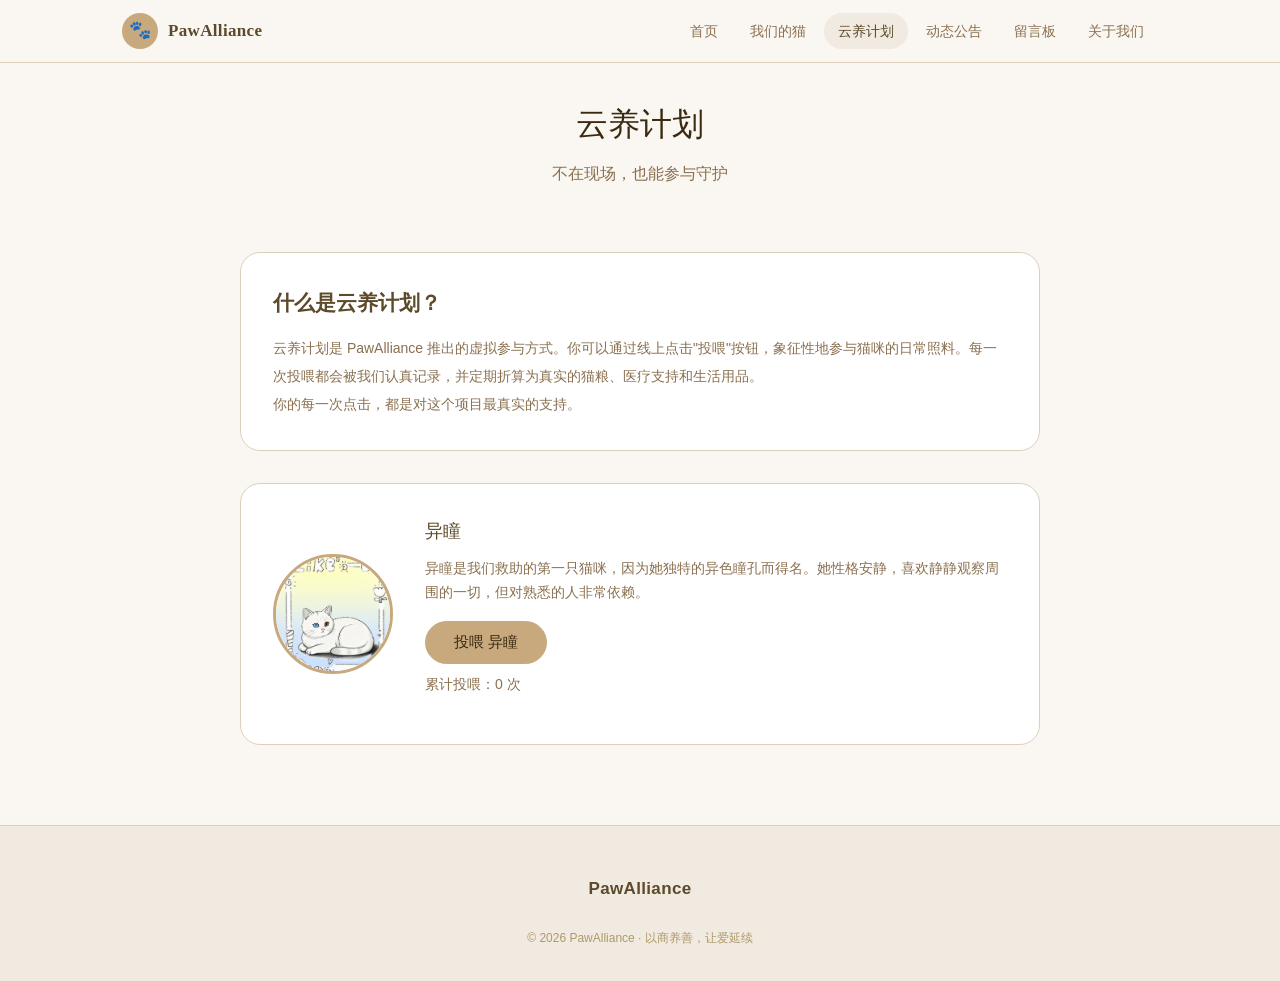
<file: adopt.html>
<!DOCTYPE html>
<html lang="zh-CN">
<head>
  <meta charset="UTF-8" />
  <meta name="viewport" content="width=device-width, initial-scale=1.0" />
  <title>云养计划 · PawAlliance</title>
  <meta name="description" content="不在现场，也能参与守护。加入 PawAlliance 云养计划，让每一次点击都有意义。" />
  <meta property="og:title" content="云养计划 · PawAlliance" />
  <meta property="og:description" content="不在现场，也能参与守护。加入 PawAlliance 云养计划，让每一次点击都有意义。" />
  <meta property="og:image" content="https://ecvwyfolfitogyeiywbe.supabase.co/storage/v1/object/public/assets/og-cover.jpg" />
  <meta property="og:type" content="website" />
  <link rel="stylesheet" href="style.css" />
  <style>
    .feed-btn-wrap { display: flex; gap: 12px; flex-wrap: wrap; align-items: center; }
    .cat-mood {
      font-size: 56px; text-align: center; margin: 1rem 0;
      transition: all 0.4s ease;
      display: block;
    }
    .feed-result {
      display: none; background: var(--cream-dark); border-radius: var(--radius-md);
      padding: 1rem; margin-top: 1rem; text-align: center;
    }
    .feed-result.show { display: block; }
    .feed-result p { font-size: 14px; color: var(--text-muted); }
    .payment-modal {
      display: none; position: fixed; inset: 0; z-index: 200;
      background: rgba(50,30,10,0.4); align-items: center; justify-content: center;
    }
    .payment-modal.open { display: flex; }
    .payment-box {
      background: var(--white); border-radius: var(--radius-xl);
      padding: 2.5rem; max-width: 380px; width: 90%; text-align: center;
    }
    .payment-box h3 { font-size: 18px; font-weight: 500; margin-bottom: 0.5rem; color: var(--brown-dark); }
    .payment-box p { font-size: 14px; color: var(--text-muted); margin-bottom: 1.5rem; }
    .payment-options { display: flex; gap: 12px; justify-content: center; margin-bottom: 1.5rem; }
    .pay-option {
      flex: 1; padding: 12px; border-radius: var(--radius-md);
      border: 1.5px solid var(--cream-border); cursor: pointer;
      font-size: 14px; background: var(--cream);
      transition: all 0.2s;
    }
    .pay-option:hover, .pay-option.selected {
      border-color: var(--brown-light); background: var(--cream-dark);
    }
    .pay-amount { font-size: 22px; font-weight: 600; color: var(--brown-mid); margin: 1rem 0; }
    .modal-close { background: none; border: none; cursor: pointer; font-size: 14px; color: var(--text-hint); margin-top: 1rem; }
    .adopt-intro {
      background: var(--white); border-radius: var(--radius-lg);
      border: 1px solid var(--cream-border); padding: 2rem; margin-bottom: 2rem;
    }
    .adopt-intro h2 { font-family: 'Noto Serif SC', serif; font-size: 1.3rem; margin-bottom: 0.8rem; color: var(--brown-dark); }
    .adopt-intro p { font-size: 14px; color: var(--text-muted); line-height: 2; }
  </style>
</head>
<body>
  <nav class="navbar" id="navbar">
    <div class="nav-inner">
      <a href="index.html" class="logo">
        <div class="logo-fallback" style="display:flex">🐾</div>
        <span class="logo-text">PawAlliance</span>
      </a>
      <div class="nav-links" id="navLinks">
        <a href="index.html" class="nav-link">首页</a>
        <a href="cats.html" class="nav-link">我们的猫</a>
        <a href="adopt.html" class="nav-link active">云养计划</a>
        <a href="news.html" class="nav-link">动态公告</a>
        <a href="message.html" class="nav-link">留言板</a>
        <a href="about.html" class="nav-link">关于我们</a>
      </div>
      <button class="nav-toggle" id="navToggle"><span></span><span></span><span></span></button>
    </div>
  </nav>

  <div class="page-header">
    <h1>云养计划</h1>
    <p>不在现场，也能参与守护</p>
  </div>

  <section class="section" style="padding-top: 1rem;">
    <div class="container">
      <div class="adopt-page-wrap">

        <div class="adopt-intro">
          <h2>什么是云养计划？</h2>
          <p>云养计划是 PawAlliance 推出的虚拟参与方式。你可以通过线上点击"投喂"按钮，象征性地参与猫咪的日常照料。每一次投喂都会被我们认真记录，并定期折算为真实的猫粮、医疗支持和生活用品。</p>
          <p>你的每一次点击，都是对这个项目最真实的支持。</p>
        </div>

        <div class="adopt-cats-list" id="adoptCatsList">
          <!-- 由 JS 动态生成 -->
        </div>

      </div>
    </div>
  </section>

  <!-- 支付弹窗（模拟） -->
  <div class="payment-modal" id="paymentModal">
    <div class="payment-box">
      <div id="modalCatMood" class="cat-mood">🐱</div>
      <h3>选择投喂方式</h3>
      <p id="modalCatName">为异瞳投喂一顿美食</p>
      <div class="payment-options">
        <div class="pay-option selected" onclick="selectPay(this, 1)">
          <div>小份猫粮</div>
          <div style="font-size:12px;color:var(--text-hint);margin-top:4px">¥ 1</div>
        </div>
        <div class="pay-option" onclick="selectPay(this, 5)">
          <div>营养罐头</div>
          <div style="font-size:12px;color:var(--text-hint);margin-top:4px">¥ 5</div>
        </div>
        <div class="pay-option" onclick="selectPay(this, 10)">
          <div>豪华大餐</div>
          <div style="font-size:12px;color:var(--text-hint);margin-top:4px">¥ 10</div>
        </div>
      </div>
      <div class="pay-amount">¥ <span id="payAmount">1</span></div>

      <!-- 🔧 TODO：接入真实支付时，替换下面按钮的 onclick 为支付 API 调用 -->
      <button class="btn btn-primary" style="width:100%" onclick="confirmFeed()">确认投喂（模拟）</button>
      <button class="modal-close" onclick="closeModal()">取消</button>
    </div>
  </div>

  <footer class="footer">
    <div class="container footer-inner">
      <span class="logo-text">PawAlliance</span>
      <p class="footer-copy">© 2026 PawAlliance · 以商养善，让爱延续</p>
    </div>
  </footer>

  <script src="cats-data.js"></script>
  <script src="main.js"></script>
  <script>
    // 渲染云养猫咪列表
    function renderAdoptList() {
      const el = document.getElementById("adoptCatsList");
      if (!el) return;
      const realCats = CATS_DATA.filter(c => c.id !== "coming-soon");
      if (realCats.length === 0) {
        el.innerHTML = `<p class="empty-tip">暂无猫咪，敬请期待～</p>`;
        return;
      }
      el.innerHTML = realCats.map(cat => {
        const feedKey = `feed_${cat.id}`;
        const feedCount = parseInt(localStorage.getItem(feedKey) || "0");
        const photoHTML = cat.photo
          ? `<img loading="lazy" src="${cat.photo}" alt="${cat.name}" onerror="this.style.display='none';this.nextElementSibling.style.display='flex'" /><div class="adopt-cat-emoji" style="display:none;font-size:48px;width:100%;height:100%;align-items:center;justify-content:center;">🐱</div>`
          : `<div style="font-size:48px;display:flex;align-items:center;justify-content:center;width:100%;height:100%;">🐱</div>`;
        return `
          <div class="adopt-cat-item" id="adoptItem_${cat.id}">
            <div class="adopt-cat-avatar">${photoHTML}</div>
            <div class="adopt-cat-content">
              <h3>${cat.name}</h3>
              <p>${cat.story || cat.personality}</p>
              <div class="feed-btn-wrap">
                <button class="btn btn-primary" onclick="openFeedModal('${cat.id}', '${cat.name}')">
                  投喂 ${cat.name}
                </button>
              </div>
              <p class="feed-count" id="feedCount_${cat.id}">累计投喂：${feedCount} 次</p>
              <div class="feed-result" id="feedResult_${cat.id}">
                <p id="feedResultText_${cat.id}"></p>
              </div>
            </div>
          </div>
        `;
      }).join("");
    }
    renderAdoptList();

    // 当前操作的猫
    let currentCatId = "";
    let currentAmount = 1;

    function openFeedModal(catId, catName) {
      currentCatId = catId;
      document.getElementById("modalCatName").textContent = `为${catName}投喂一顿美食`;
      document.getElementById("modalCatMood").textContent = "🐱";
      document.getElementById("payAmount").textContent = "1";
      currentAmount = 1;
      document.querySelectorAll(".pay-option").forEach((el, i) => {
        el.classList.toggle("selected", i === 0);
      });
      document.getElementById("paymentModal").classList.add("open");
    }

    function selectPay(el, amount) {
      document.querySelectorAll(".pay-option").forEach(e => e.classList.remove("selected"));
      el.classList.add("selected");
      currentAmount = amount;
      document.getElementById("payAmount").textContent = amount;
    }

    function closeModal() {
      document.getElementById("paymentModal").classList.remove("open");
    }

    const SUPABASE_URL2 = "https://ecvwyfolfitogyeiywbe.supabase.co";
    const SUPABASE_KEY2 = "eyJhbGciOiJIUzI1NiIsInR5cCI6IkpXVCJ9.eyJpc3MiOiJzdXBhYmFzZSIsInJlZiI6ImVjdnd5Zm9sZml0b2d5ZWl5d2JlIiwicm9sZSI6ImFub24iLCJpYXQiOjE3NzU0MDM3NjEsImV4cCI6MjA5MDk3OTc2MX0.zIhjbFHEw3cGKkPYZjAA4vi6X-D7N9xVI_rcx8hrzEs";

    function confirmFeed() {
      // 模拟支付成功
      const feedKey = `feed_${currentCatId}`;
      const count = parseInt(localStorage.getItem(feedKey) || "0") + 1;
      localStorage.setItem(feedKey, count);

      // 更新次数显示
      const numEl = document.getElementById(`feedNum_${currentCatId}`);
      if (numEl) numEl.textContent = count;

      // 显示反馈
      const resultEl = document.getElementById(`feedResult_${currentCatId}`);
      const resultTextEl = document.getElementById(`feedResultText_${currentCatId}`);
      const mood = document.getElementById("modalCatMood");

      const reactions = [
        { emoji: "😸", text: "太开心了！小猫咪吃得津津有味，还在原地转圈圈！" },
        { emoji: "🥰", text: "好好吃哦～小猫咪感受到了你的爱意！" },
        { emoji: "😋", text: "美味！小猫咪竖起尾巴表示满意！" },
        { emoji: "🐾", text: "谢谢你的投喂，小猫咪向你比了个爪！" },
      ];
      const r = reactions[Math.floor(Math.random() * reactions.length)];
      mood.textContent = r.emoji;

      setTimeout(() => {
        closeModal();
        if (resultTextEl) resultTextEl.textContent = r.text;
        if (resultEl) resultEl.classList.add("show");
      }, 800);
    }

    // 点击遮罩关闭
    document.getElementById("paymentModal").addEventListener("click", function(e) {
      if (e.target === this) closeModal();
    });
  </script>
</body>
</html>
</file>
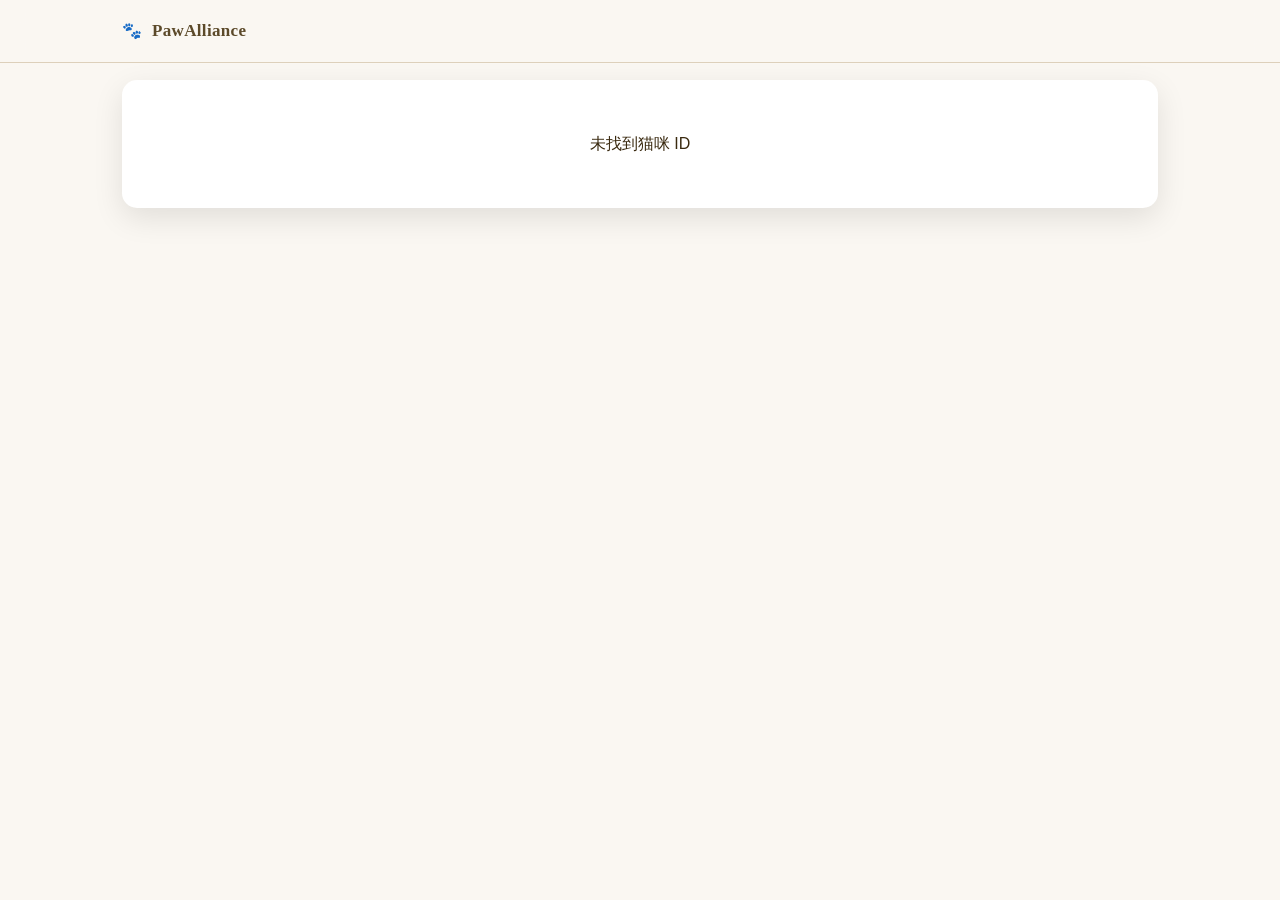
<file: cat-detail.html>
<!DOCTYPE html>
<html lang="zh-CN">
<head>
  <meta charset="UTF-8" />
  <meta name="viewport" content="width=device-width, initial-scale=1.0" />
  <title>猫咪详情 · PawAlliance</title>
  <link rel="stylesheet" href="style.css" />
</head>
<body>
  <nav class="navbar">
    <div class="nav-inner">
      <a href="index.html" class="logo">🐾 <span class="logo-text">PawAlliance</span></a>
    </div>
  </nav>

  <section class="section">
    <div class="container">
      <div id="catDetailCard" class="cat-detail-card" style="background: #fff; border-radius: 15px; overflow: hidden; box-shadow: 0 10px 30px rgba(0,0,0,0.1);">
        <div style="text-align: center; padding: 100px 0;">加载中...</div>
      </div>
    </div>
  </section>

  <script>
    const SUPABASE_URL = "https://ecvwyfolfitogyeiywbe.supabase.co";
    const SUPABASE_KEY = "eyJhbGciOiJIUzI1NiIsInR5cCI6IkpXVCJ9.eyJpc3MiOiJzdXBhYmFzZSIsInJlZiI6ImVjdnd5Zm9sZml0b2d5ZWl5d2JlIiwicm9sZSI6ImFub24iLCJpYXQiOjE3NzU0MDM3NjEsImV4cCI6MjA5MDk3OTc2MX0.zIhjbFHEw3cGKkPYZjAA4vi6X-D7N9xVI_rcx8hrzEs";

    async function fetchDetail() {
      const params = new URLSearchParams(window.location.search);
      const catId = params.get('id');
      const card = document.getElementById('catDetailCard');

      if (!catId) {
        card.innerHTML = '<div style="padding:50px; text-align:center;">未找到猫咪 ID</div>';
        return;
      }

      try {
        const response = await fetch(`${SUPABASE_URL}/rest/v1/cats?id=eq.${catId}&select=*`, {
          headers: { "apikey": SUPABASE_KEY, "Authorization": `Bearer ${SUPABASE_KEY}` }
        });
        const data = await response.json();
        
        if (!data || data.length === 0) {
          card.innerHTML = '<div style="padding:50px; text-align:center;">猫咪不存在</div>';
          return;
        }

        const cat = data[0];
        // 渲染详细信息（字段名匹配你的数据库：cat.name）
        card.innerHTML = `
          <div style="display: flex; flex-wrap: wrap;">
            <div style="flex: 1; min-width: 300px;">
              <img src="${cat.photo_url || 'assets/cats/yitong.png'}" style="width: 100%; height: 100%; object-fit: cover;">
            </div>
            <div style="flex: 1; min-width: 300px; padding: 40px;">
              <h1 style="color: #5C4A2A; margin-bottom: 10px;">${cat.name}</h1>
              <p style="background: #FFF4E6; display: inline-block; padding: 4px 12px; border-radius: 4px; color: #FF9D00; font-weight: bold; margin-bottom: 20px;">${cat.status || '在册'}</p>
              
              <div style="margin-bottom: 30px; line-height: 1.8; color: #666;">
                <p><strong>年龄：</strong>${cat.年龄 || '未知'}</p>
                <p><strong>性别：</strong>${cat.性别 || '未知'}</p>
                <p><strong>毛色：</strong>${cat.毛色 || '未知'}</p>
                <p><strong>性格：</strong>${cat.性格 || '暂无描述'}</p>
                <p><strong>发现地点：</strong>${cat.发现地点 || '暂无记录'}</p>
              </div>

              <div style="border-top: 1px solid #eee; pt: 20px;">
                <h3 style="margin-bottom: 10px; color: #5C4A2A;">领养/救助故事</h3>
                <p style="color: #888; line-height: 1.6;">${cat.故事 || '这只小猫的故事正在整理中...'}</p>
              </div>

              <div style="margin-top: 40px;">
                <a href="adopt.html" style="background: #FF9D00; color: #fff; padding: 12px 30px; border-radius: 30px; text-decoration: none; font-weight: bold;">立即咨询领养</a>
                <a href="cats.html" style="margin-left: 15px; color: #999; text-decoration: none;">返回列表</a>
              </div>
            </div>
          </div>
        `;
      } catch (e) {
        card.innerHTML = '<div style="padding:50px; text-align:center;">详情加载失败</div>';
      }
    }
    fetchDetail();
  </script>
</body>
</html>
</file>
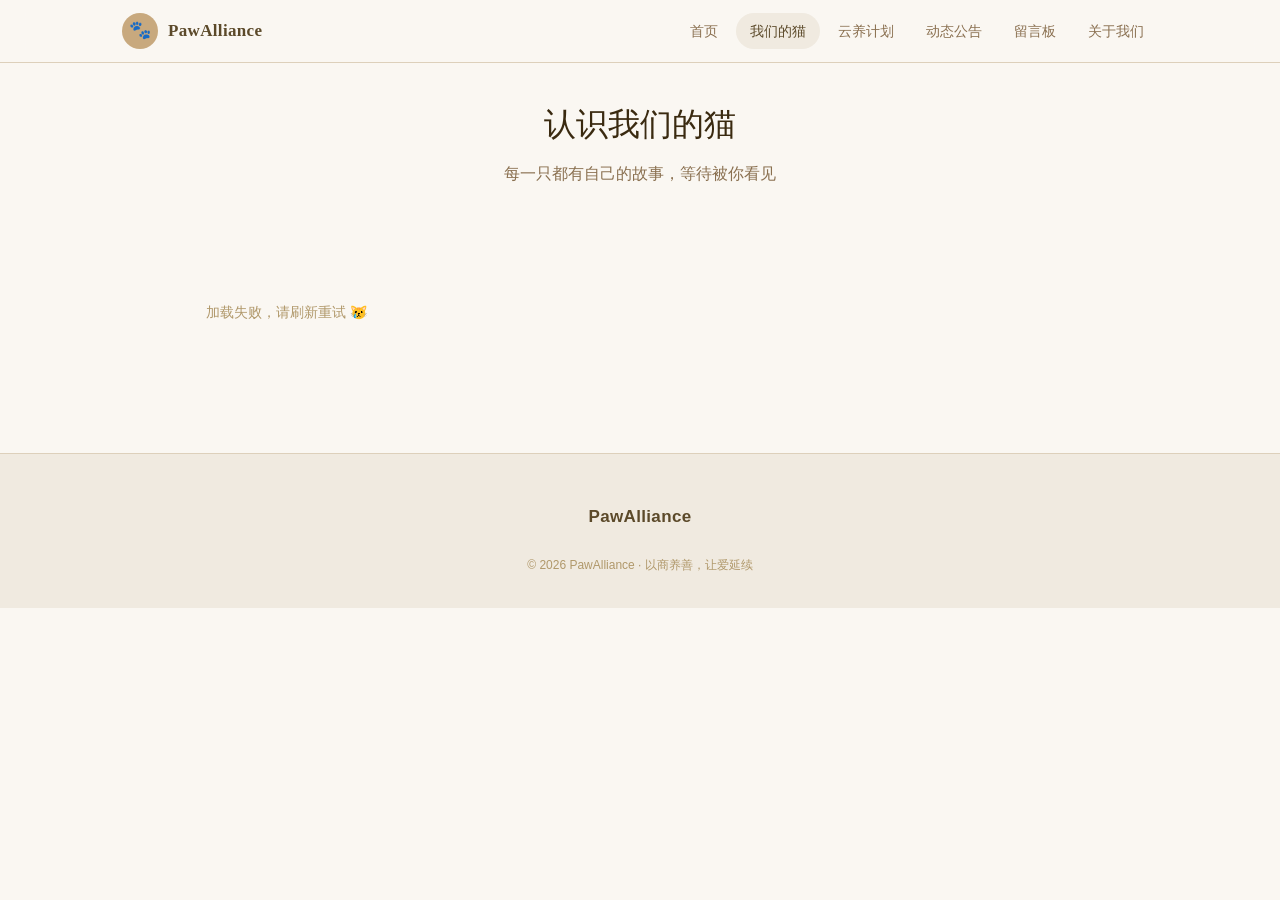
<file: cats.html>
<!DOCTYPE html>
<html lang="zh-CN">
<head>
  <meta charset="UTF-8" />
  <meta name="viewport" content="width=device-width, initial-scale=1.0" />
  <title>我们的猫 · PawAlliance</title>
  <meta name="description" content="认识 PawAlliance 救助的每一只猫咪，了解她们的故事与性格。" />
  <meta property="og:title" content="我们的猫 · PawAlliance" />
  <meta property="og:description" content="每一只都有自己的故事，等待被你看见。" />
  <meta property="og:image" content="https://ecvwyfolfitogyeiywbe.supabase.co/storage/v1/object/public/assets/og-cover.jpg" />
  <meta property="og:type" content="website" />
  <link rel="stylesheet" href="style.css" />
</head>
<body>
  <nav class="navbar" id="navbar">
    <div class="nav-inner">
      <a href="index.html" class="logo">
        <div class="logo-fallback" style="display:flex">🐾</div>
        <span class="logo-text">PawAlliance</span>
      </a>
      <div class="nav-links" id="navLinks">
        <a href="index.html" class="nav-link">首页</a>
        <a href="cats.html" class="nav-link active">我们的猫</a>
        <a href="adopt.html" class="nav-link">云养计划</a>
        <a href="news.html" class="nav-link">动态公告</a>
        <a href="message.html" class="nav-link">留言板</a>
        <a href="about.html" class="nav-link">关于我们</a>
      </div>
      <button class="nav-toggle" id="navToggle"><span></span><span></span><span></span></button>
    </div>
  </nav>

  <div class="page-header">
    <h1>认识我们的猫</h1>
    <p>每一只都有自己的故事，等待被你看见</p>
  </div>

  <section class="section" style="padding-top: 1rem;">
    <div class="container">
      <div class="cats-grid" id="allCats">
        <p class="empty-tip">加载中…</p>
      </div>
    </div>
  </section>

  <footer class="footer">
    <div class="container footer-inner">
      <span class="logo-text">PawAlliance</span>
      <p class="footer-copy">© 2026 PawAlliance · 以商养善，让爱延续</p>
    </div>
  </footer>

  <script src="main.js"></script>
  <script>
    const SUPABASE_URL = "https://ecvwyfolfitogyeiywbe.supabase.co";
    const SUPABASE_KEY = "eyJhbGciOiJIUzI1NiIsInR5cCI6IkpXVCJ9.eyJpc3MiOiJzdXBhYmFzZSIsInJlZiI6ImVjdnd5Zm9sZml0b2d5ZWl5d2JlIiwicm9sZSI6ImFub24iLCJpYXQiOjE3NzU0MDM3NjEsImV4cCI6MjA5MDk3OTc2MX0.zIhjbFHEw3cGKkPYZjAA4vi6X-D7N9xVI_rcx8hrzEs";

    async function loadCats() {
      const el = document.getElementById("allCats");
      try {
        const res = await fetch(SUPABASE_URL + "/rest/v1/cats?select=*&order=created_at.desc", {
          headers: { "apikey": SUPABASE_KEY, "Authorization": "Bearer " + SUPABASE_KEY }
        });
        const cats = await res.json();

        if (!cats || cats.length === 0) {
          el.innerHTML = '<p class="empty-tip">暂无猫咪档案～</p>';
          return;
        }

        el.innerHTML = cats.map(function(cat) {
          const statusColor = { "在册": "status-green", "已送养": "status-blue", "医疗中": "status-amber" }[cat.status] || "status-gray";
          const photoHTML = cat.photo_url
            ? '<img src="' + cat.photo_url + '" alt="' + (cat.昵称||"") + '" class="cat-card-img" loading="lazy" onerror="this.style.display=\'none\';this.nextElementSibling.style.display=\'flex\'" /><div class="cat-card-emoji" style="display:none">🐱</div>'
            : '<div class="cat-card-emoji">🐱</div>';
          return '<div class="cat-card">' +
            '<div class="cat-card-photo">' + photoHTML +
            '<span class="cat-status ' + statusColor + '">' + (cat.status || "在册") + '</span></div>' +
            '<div class="cat-card-info">' +
            '<div class="cat-card-header"><h3 class="cat-card-name">' + (cat.昵称 || "未命名") + '</h3></div>' +
            '<p class="cat-card-desc">' + (cat.性格 || "这只猫咪很神秘～") + '</p>' +
            '<a href="cat-detail.html?id=' + cat.id + '" class="btn btn-outline btn-sm">查看详情</a>' +
            '</div></div>';
        }).join("");

        // 添加"期待下一位"占位卡
        el.innerHTML += '<div class="cat-card cat-card-placeholder">' +
          '<div class="cat-card-photo"><div class="cat-card-emoji">🐾</div>' +
          '<span class="cat-status status-gray">敬请期待</span></div>' +
          '<div class="cat-card-info"><h3 class="cat-card-name">期待下一位</h3>' +
          '<p class="cat-card-desc">我们正在等待下一位有缘的小生命……</p></div></div>';

      } catch(e) {
        el.innerHTML = '<p class="empty-tip">加载失败，请刷新重试 😿</p>';
      }
    }

    loadCats();
  </script>
</body>
</html>
</file>
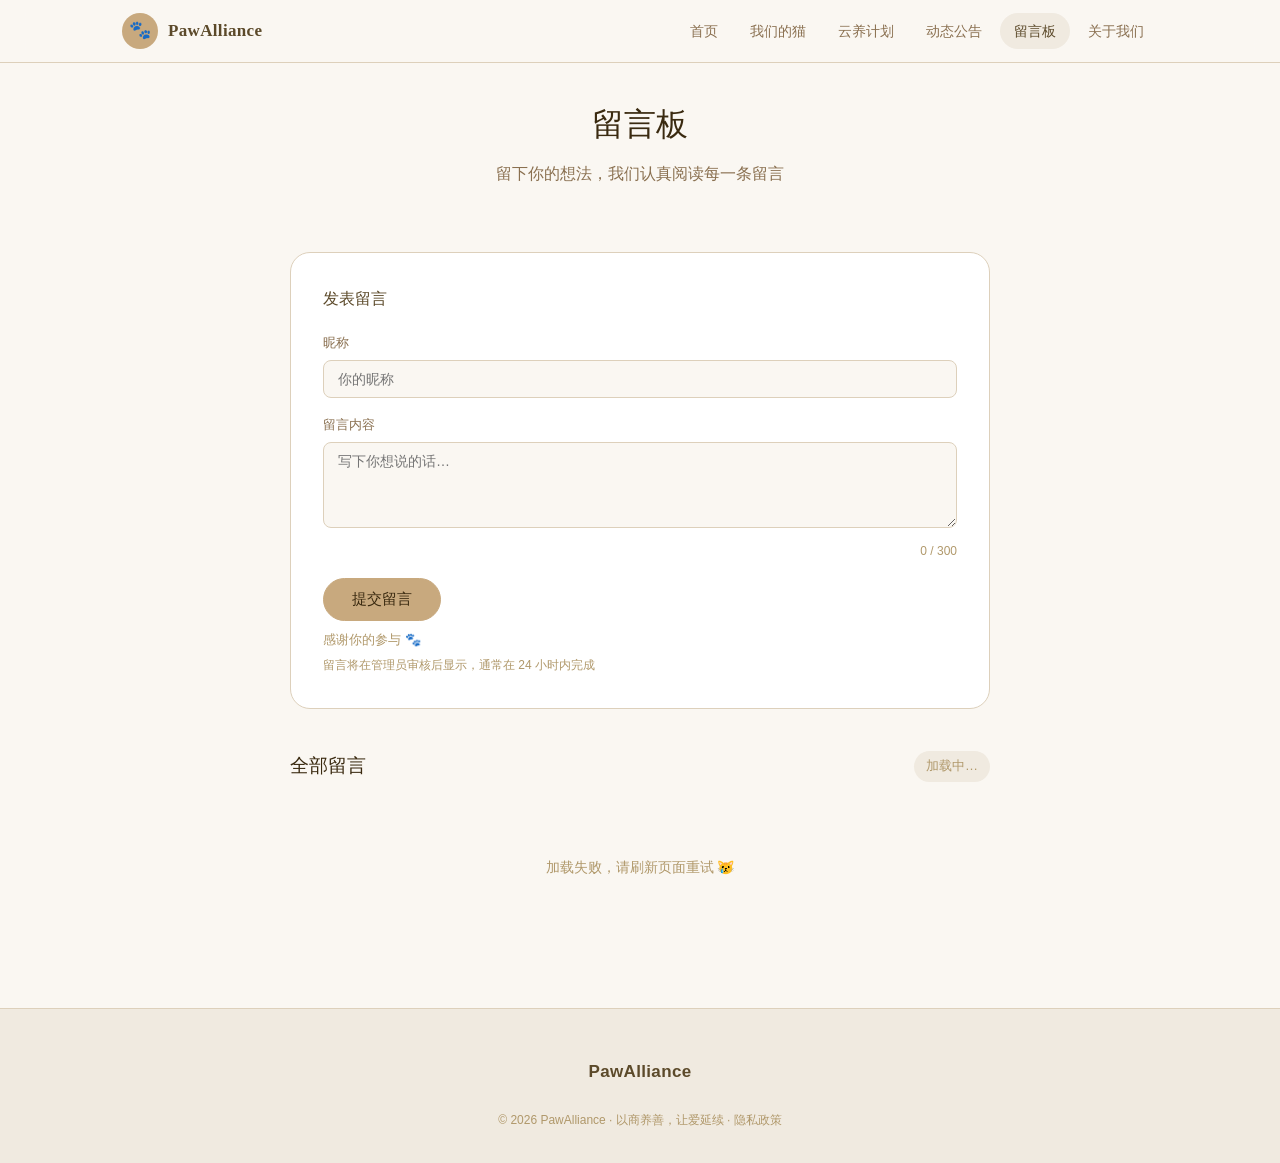
<file: message.html>
<!DOCTYPE html>
<html lang="zh-CN">
<head>
  <meta charset="UTF-8" />
  <meta name="viewport" content="width=device-width, initial-scale=1.0" />
  <title>留言板 · PawAlliance</title>
  <meta name="description" content="在 PawAlliance 留下你的想法，我们认真阅读每一条留言。" />
  <meta property="og:title" content="留言板 · PawAlliance" />
  <meta property="og:description" content="留下你的想法，我们认真阅读每一条留言。" />
  <meta property="og:image" content="https://ecvwyfolfitogyeiywbe.supabase.co/storage/v1/object/public/assets/og-cover.jpg" />
  <meta property="og:type" content="website" />
  <link rel="stylesheet" href="style.css" />
  <style>
    .msg-header { display: flex; align-items: center; justify-content: space-between; margin-bottom: 1.5rem; }
    .msg-count { font-size: 13px; color: var(--text-hint); background: var(--cream-dark); padding: 4px 12px; border-radius: 20px; }
    .toast { position: fixed; bottom: 2rem; left: 50%; transform: translateX(-50%) translateY(20px); background: var(--brown-dark); color: #fff; padding: 12px 28px; border-radius: 30px; font-size: 14px; opacity: 0; transition: all 0.3s ease; z-index: 999; pointer-events: none; }
    .toast.show { opacity: 1; transform: translateX(-50%) translateY(0); }
    .message-item { background: var(--white); border-radius: var(--radius-md); border: 1px solid var(--cream-border); padding: 1.25rem; margin-bottom: 1rem; transition: box-shadow 0.2s; }
    .message-item:hover { box-shadow: var(--shadow-card); }
    .message-author { font-weight: 500; font-size: 14px; color: var(--brown-dark); }
    .message-time { font-size: 12px; color: var(--text-hint); margin-left: 8px; }
    .message-content { font-size: 14px; color: var(--text-muted); margin: 8px 0 12px; line-height: 1.8; }
    .msg-actions { display: flex; align-items: center; gap: 12px; }
    .like-btn { display: flex; align-items: center; gap: 5px; background: none; border: 1px solid var(--cream-border); border-radius: 20px; padding: 4px 12px; cursor: pointer; font-size: 13px; color: var(--text-muted); transition: all 0.2s; }
    .like-btn:hover { border-color: var(--brown-light); color: var(--brown-mid); }
    .like-btn.liked { background: #FFF0E0; border-color: var(--brown-light); color: var(--brown-mid); }
    .reply-toggle-btn { background: none; border: none; cursor: pointer; font-size: 13px; color: var(--text-muted); padding: 4px 8px; transition: color 0.2s; }
    .reply-toggle-btn:hover { color: var(--brown-mid); }
    .admin-reply { background: var(--cream-dark); border-radius: var(--radius-sm); border-left: 3px solid var(--brown-light); padding: 10px 14px; margin: 10px 0; }
    .admin-reply-label { font-size: 12px; color: var(--brown-mid); font-weight: 500; margin-bottom: 4px; }
    .admin-reply-content { font-size: 13px; color: var(--text-muted); }
    .replies-wrap { margin-top: 12px; padding-top: 12px; border-top: 1px solid var(--cream-border); }
    .reply-item { display: flex; gap: 10px; margin-bottom: 10px; }
    .reply-avatar { width: 28px; height: 28px; border-radius: 50%; flex-shrink: 0; background: var(--cream-dark); display: flex; align-items: center; justify-content: center; font-size: 12px; color: var(--brown-mid); font-weight: 500; }
    .reply-body { flex: 1; }
    .reply-name { font-size: 13px; font-weight: 500; color: var(--brown-dark); }
    .reply-at { font-size: 12px; color: var(--brown-light); margin: 0 4px; }
    .reply-time { font-size: 11px; color: var(--text-hint); margin-left: 6px; }
    .reply-text { font-size: 13px; color: var(--text-muted); margin: 4px 0 6px; line-height: 1.7; }
    .reply-actions { display: flex; gap: 10px; align-items: center; }
    .reply-like-btn { background: none; border: none; cursor: pointer; font-size: 12px; color: var(--text-hint); padding: 2px 6px; border-radius: 10px; transition: all 0.2s; }
    .reply-like-btn:hover, .reply-like-btn.liked { color: var(--brown-mid); }
    .reply-btn { background: none; border: none; cursor: pointer; font-size: 12px; color: var(--text-hint); padding: 2px 6px; transition: color 0.2s; }
    .reply-btn:hover { color: var(--brown-mid); }
    .sub-replies { margin-left: 38px; margin-top: 6px; }
    .sub-reply-item { display: flex; gap: 8px; margin-bottom: 8px; padding: 8px 10px; background: var(--cream); border-radius: var(--radius-sm); }
    .sub-reply-avatar { width: 22px; height: 22px; border-radius: 50%; flex-shrink: 0; background: var(--cream-dark); display: flex; align-items: center; justify-content: center; font-size: 10px; color: var(--brown-mid); }
    .reply-form { display: none; margin-top: 10px; margin-left: 38px; }
    .reply-form.show { display: flex; gap: 8px; flex-wrap: wrap; }
    .reply-form input { flex: 1; min-width: 80px; padding: 8px 12px; background: var(--cream); border: 1px solid var(--cream-border); border-radius: 20px; font-size: 13px; color: var(--text-main); outline: none; transition: border-color 0.2s; }
    .reply-form input:focus { border-color: var(--brown-light); }
    .reply-form .reply-name-input { max-width: 90px; flex-shrink: 0; }
    .reply-submit-btn { background: var(--brown-light); color: var(--brown-deep); border: none; border-radius: 20px; padding: 8px 16px; font-size: 13px; cursor: pointer; white-space: nowrap; transition: background 0.2s; }
    .reply-submit-btn:hover { background: var(--brown-mid); color: white; }
    .cooldown-tip { font-size: 12px; color: var(--text-hint); margin-top: 6px; display: none; }
    .skeleton { animation: shimmer 1.5s infinite; }
    .skeleton-item { background: var(--cream-dark); border-radius: var(--radius-md); height: 100px; margin-bottom: 1rem; }
    @keyframes shimmer { 0%{opacity:.6} 50%{opacity:1} 100%{opacity:.6} }
    .char-count { font-size: 12px; color: var(--text-hint); text-align: right; margin-top: 4px; }
    .submit-tip { font-size: 13px; color: var(--text-hint); margin-top: 8px; }
    .empty-tip { color: var(--text-hint); font-size: 14px; text-align: center; padding: 3rem 0; }
  </style>
</head>
<body>
  <nav class="navbar" id="navbar">
    <div class="nav-inner">
      <a href="index.html" class="logo">
        <div class="logo-fallback" style="display:flex">🐾</div>
        <span class="logo-text">PawAlliance</span>
      </a>
      <div class="nav-links" id="navLinks">
        <a href="index.html" class="nav-link">首页</a>
        <a href="cats.html" class="nav-link">我们的猫</a>
        <a href="adopt.html" class="nav-link">云养计划</a>
        <a href="news.html" class="nav-link">动态公告</a>
        <a href="message.html" class="nav-link active">留言板</a>
        <a href="about.html" class="nav-link">关于我们</a>
      </div>
      <button class="nav-toggle" id="navToggle"><span></span><span></span><span></span></button>
    </div>
  </nav>

  <div class="page-header">
    <h1>留言板</h1>
    <p>留下你的想法，我们认真阅读每一条留言</p>
  </div>

  <section class="section" style="padding-top:1rem">
    <div class="container">
      <div class="message-wrap">
        <div class="message-form">
          <h3>发表留言</h3>
          <div class="form-group">
            <label>昵称</label>
            <input type="text" id="msgName" placeholder="你的昵称" maxlength="20" />
          </div>
          <div class="form-group">
            <label>留言内容</label>
            <textarea id="msgContent" rows="4" placeholder="写下你想说的话…" maxlength="300"></textarea>
            <div class="char-count"><span id="charCount">0</span> / 300</div>
          </div>
          <button class="btn btn-primary" id="submitBtn" onclick="submitMessage()">提交留言</button>
          <p class="submit-tip">感谢你的参与 🐾</p>
          <p class="submit-tip" style="color:var(--text-hint);font-size:12px;margin-top:4px">留言将在管理员审核后显示，通常在 24 小时内完成</p>
          <p class="cooldown-tip" id="cooldownTip"></p>
        </div>
        <div class="msg-header">
          <span class="section-title" style="font-size:1.2rem">全部留言</span>
          <span class="msg-count" id="msgCount">加载中…</span>
        </div>
        <div id="messageList">
          <div class="skeleton">
            <div class="skeleton-item"></div>
            <div class="skeleton-item"></div>
            <div class="skeleton-item"></div>
          </div>
        </div>
      </div>
    </div>
  </section>

  <div class="toast" id="toast"></div>

  <footer class="footer">
    <div class="container footer-inner">
      <span class="logo-text">PawAlliance</span>
      <p class="footer-copy">© 2026 PawAlliance · 以商养善，让爱延续 · <a href="privacy.html" style="color:var(--text-hint)">隐私政策</a></p>
    </div>
  </footer>

  <script src="main.js"></script>
  <script>
    const SUPABASE_URL = "https://ecvwyfolfitogyeiywbe.supabase.co";
    const SUPABASE_KEY = "eyJhbGciOiJIUzI1NiIsInR5cCI6IkpXVCJ9.eyJpc3MiOiJzdXBhYmFzZSIsInJlZiI6ImVjdnd5Zm9sZml0b2d5ZWl5d2JlIiwicm9sZSI6ImFub24iLCJpYXQiOjE3NzU0MDM3NjEsImV4cCI6MjA5MDk3OTc2MX0.zIhjbFHEw3cGKkPYZjAA4vi6X-D7N9xVI_rcx8hrzEs";

    function esc(s){if(!s)return"";return s.replace(/&/g,"&amp;").replace(/</g,"&lt;").replace(/>/g,"&gt;");}
    function showToast(msg){const t=document.getElementById("toast");t.textContent=msg;t.classList.add("show");setTimeout(()=>t.classList.remove("show"),3000);}
    function getInitial(n){return n?n.charAt(0).toUpperCase():"?";}
    function timeAgo(d){if(!d)return"";const s=(Date.now()-new Date(d).getTime())/1000;if(s<60)return"刚刚";if(s<3600)return Math.floor(s/60)+"分钟前";if(s<86400)return Math.floor(s/3600)+"小时前";if(s<2592000)return Math.floor(s/86400)+"天前";return d.slice(0,10);}
    function isLiked(k){return localStorage.getItem("paw_liked_"+k)==="1";}
    function setLiked(k){localStorage.setItem("paw_liked_"+k,"1");}
    function canSubmit(){return Date.now()-parseInt(localStorage.getItem("paw_last_submit")||"0")>60000;}
    function markSubmit(){localStorage.setItem("paw_last_submit",Date.now().toString());}

    async function apiGet(t,q){const r=await fetch(SUPABASE_URL+"/rest/v1/"+t+"?"+q,{headers:{"apikey":SUPABASE_KEY,"Authorization":"Bearer "+SUPABASE_KEY}});return r.json();}
    // ✅ 修复：使用 return=minimal，避免 INSERT 后因 RLS 无法 SELECT 而导致整个事务回滚
    async function apiPost(t,b){const r=await fetch(SUPABASE_URL+"/rest/v1/"+t,{method:"POST",headers:{"Content-Type":"application/json","apikey":SUPABASE_KEY,"Authorization":"Bearer "+SUPABASE_KEY,"Prefer":"return=minimal"},body:JSON.stringify(b)});return r;}
    async function apiPatch(t,id,b){await fetch(SUPABASE_URL+"/rest/v1/"+t+"?id=eq."+encodeURIComponent(id),{method:"PATCH",headers:{"Content-Type":"application/json","apikey":SUPABASE_KEY,"Authorization":"Bearer "+SUPABASE_KEY,"Prefer":"return=minimal"},body:JSON.stringify(b)});}

    function renderSubReplies(replies,parentId){
      const subs=replies.filter(r=>r.parent_reply_id===parentId);
      if(!subs.length)return"";
      return'<div class="sub-replies">'+subs.map(function(r){
        const liked=isLiked("reply_"+r.id);
        return'<div class="sub-reply-item" id="sr_'+r.id+'">'+
          '<div class="sub-reply-avatar">'+getInitial(r.name)+'</div>'+
          '<div class="reply-body">'+
          '<span class="reply-name">'+esc(r.name)+'</span>'+
          '<span class="reply-time">'+timeAgo(r.created_at)+'</span>'+
          '<div class="reply-text">'+esc(r.content)+'</div>'+
          '<div class="reply-actions">'+
          '<button class="reply-like-btn '+(liked?"liked":"")+'\" onclick="likeReply(\''+r.id+'\',this)">👍 '+(r.likes||0)+'</button>'+
          '</div></div></div>';
      }).join("")+'</div>';
    }

    function renderReplies(replies,msgId){
      const tops=replies.filter(r=>!r.parent_reply_id);
      if(!tops.length)return"";
      return'<div class="replies-wrap">'+tops.map(function(r){
        const liked=isLiked("reply_"+r.id);
        return'<div class="reply-item" id="r_'+r.id+'">'+
          '<div class="reply-avatar">'+getInitial(r.name)+'</div>'+
          '<div class="reply-body">'+
          '<span class="reply-name">'+esc(r.name)+'</span>'+
          (r.is_admin?'<span class="reply-at">🐾 官方</span>':'')+
          '<span class="reply-time">'+timeAgo(r.created_at)+'</span>'+
          '<div class="reply-text">'+esc(r.content)+'</div>'+
          '<div class="reply-actions">'+
          '<button class="reply-like-btn '+(liked?"liked":"")+'\" onclick="likeReply(\''+r.id+'\',this)">👍 '+(r.likes||0)+'</button>'+
          '<button class="reply-btn" onclick="toggleSubReplyForm(\''+r.id+'\')">回复</button>'+
          '</div>'+
          renderSubReplies(replies,r.id)+
          '<div class="reply-form" id="srf_'+r.id+'">'+
          '<input class="reply-name-input" type="text" placeholder="昵称" id="srn_'+r.id+'" maxlength="20"/>'+
          '<input type="text" placeholder="回复 '+esc(r.name)+'…" id="src_'+r.id+'" maxlength="200"/>'+
          '<button class="reply-submit-btn" onclick="submitSubReply(\''+r.id+'\',\''+msgId+'\')">发送</button>'+
          '</div></div></div>';
      }).join("")+'</div>';
    }

    async function loadMessages(){
      const el=document.getElementById("messageList");
      try{
        const[messages,replies]=await Promise.all([
          // ✅ 只加载已审核通过（approved=true）的留言
          apiGet("messages","select=*&approved=eq.true&order=created_at.desc"),
          apiGet("replies","select=*&order=created_at.asc")
        ]);
        if(!Array.isArray(messages)){el.innerHTML='<p class="empty-tip">加载失败，请刷新页面重试 😿</p>';return;}
        document.getElementById("msgCount").textContent="共 "+messages.length+" 条留言";
        if(!messages.length){el.innerHTML='<p class="empty-tip">还没有留言，来成为第一位吧～</p>';return;}
        el.innerHTML=messages.map(function(msg){
          const liked=isLiked("msg_"+msg.id);
          const msgReplies=Array.isArray(replies)?replies.filter(r=>r.message_id===msg.id):[];
          const replyCount=msgReplies.length;
          return'<div class="message-item" id="msg_'+msg.id+'">'+
            '<div><span class="message-author">'+esc(msg.name)+'</span>'+
            '<span class="message-time">'+timeAgo(msg.created_at)+'</span></div>'+
            '<div class="message-content">'+esc(msg.content)+'</div>'+
            (msg.reply?'<div class="admin-reply"><div class="admin-reply-label">🐾 PawAlliance 回复</div><div class="admin-reply-content">'+esc(msg.reply)+'</div></div>':'')+
            '<div class="msg-actions">'+
            '<button class="like-btn '+(liked?"liked":"")+'\" onclick="likeMessage(\''+msg.id+'\',this)">👍 '+(msg.likes||0)+'</button>'+
            '<button class="reply-toggle-btn" onclick="toggleReplyForm(\''+msg.id+'\')">💬 回复'+(replyCount>0?"（"+replyCount+"）":"")+'</button>'+
            '</div>'+
            renderReplies(msgReplies,msg.id)+
            '<div class="reply-form" id="rf_'+msg.id+'">'+
            '<input class="reply-name-input" type="text" placeholder="昵称" id="rn_'+msg.id+'" maxlength="20"/>'+
            '<input type="text" placeholder="回复留言…" id="rc_'+msg.id+'" maxlength="200"/>'+
            '<button class="reply-submit-btn" onclick="submitReply(\''+msg.id+'\')">发送</button>'+
            '</div></div>';
        }).join("");
      }catch(e){el.innerHTML='<p class="empty-tip">加载失败，请刷新页面重试 😿</p>';}
    }

    async function submitMessage(){
      const name=document.getElementById("msgName").value.trim();
      const content=document.getElementById("msgContent").value.trim();
      if(!name){showToast("请填写昵称");return;}
      if(!content){showToast("请填写留言内容");return;}
      if(!canSubmit()){const t=document.getElementById("cooldownTip");t.style.display="block";t.textContent="请稍等一分钟再提交哦～";return;}
      const btn=document.getElementById("submitBtn");
      btn.textContent="提交中…";btn.disabled=true;
      try{
        // ✅ approved:false 进入待审核，return=minimal 避免 RLS 回滚
        const r=await apiPost("messages",{name:name, content:content, reply:"", likes:0, approved:false});
        if(!r.ok){throw new Error("HTTP "+r.status);}
        document.getElementById("msgName").value="";
        document.getElementById("msgContent").value="";
        document.getElementById("charCount").textContent="0";
        document.getElementById("cooldownTip").style.display="none";
        markSubmit();
        showToast("留言已提交，审核通过后将显示 🐾");
      }catch(e){showToast("提交失败，请检查网络后重试");}
      finally{btn.textContent="提交留言";btn.disabled=false;}
    }

    async function likeMessage(id,btn){
      const key="msg_"+id;
      if(isLiked(key)){showToast("你已经点过赞啦 🐾");return;}
      const cur=parseInt(btn.textContent.replace("👍 ",""))||0;
      setLiked(key);btn.classList.add("liked");btn.textContent="👍 "+(cur+1);
      await apiPatch("messages",id,{likes:cur+1});
    }

    async function likeReply(id,btn){
      const key="reply_"+id;
      if(isLiked(key)){showToast("你已经点过赞啦 🐾");return;}
      const cur=parseInt(btn.textContent.replace("👍 ",""))||0;
      setLiked(key);btn.classList.add("liked");btn.textContent="👍 "+(cur+1);
      await apiPatch("replies",id,{likes:cur+1});
    }

    function toggleReplyForm(msgId){const f=document.getElementById("rf_"+msgId);f.classList.toggle("show");if(f.classList.contains("show"))document.getElementById("rn_"+msgId).focus();}
    function toggleSubReplyForm(replyId){const f=document.getElementById("srf_"+replyId);f.classList.toggle("show");if(f.classList.contains("show"))document.getElementById("srn_"+replyId).focus();}

    async function submitReply(msgId){
      const name=document.getElementById("rn_"+msgId).value.trim();
      const content=document.getElementById("rc_"+msgId).value.trim();
      if(!name){showToast("请填写昵称");return;}
      if(!content){showToast("请填写回复内容");return;}
      try{const r=await apiPost("replies",{message_id:msgId,parent_reply_id:null,name:name,content:content,likes:0,is_admin:false});if(!r.ok)throw new Error(r.status);await loadMessages();showToast("回复成功 🐾");}
      catch(e){showToast("回复失败，请重试");}
    }

    async function submitSubReply(parentReplyId,msgId){
      const name=document.getElementById("srn_"+parentReplyId).value.trim();
      const content=document.getElementById("src_"+parentReplyId).value.trim();
      if(!name){showToast("请填写昵称");return;}
      if(!content){showToast("请填写回复内容");return;}
      try{const r=await apiPost("replies",{message_id:msgId,parent_reply_id:parentReplyId,name:name,content:content,likes:0,is_admin:false});if(!r.ok)throw new Error(r.status);await loadMessages();showToast("回复成功 🐾");}
      catch(e){showToast("回复失败，请重试");}
    }

    document.getElementById("msgContent").addEventListener("input",function(){document.getElementById("charCount").textContent=this.value.length;});
    loadMessages();
  </script>
</body>
</html>
</file>
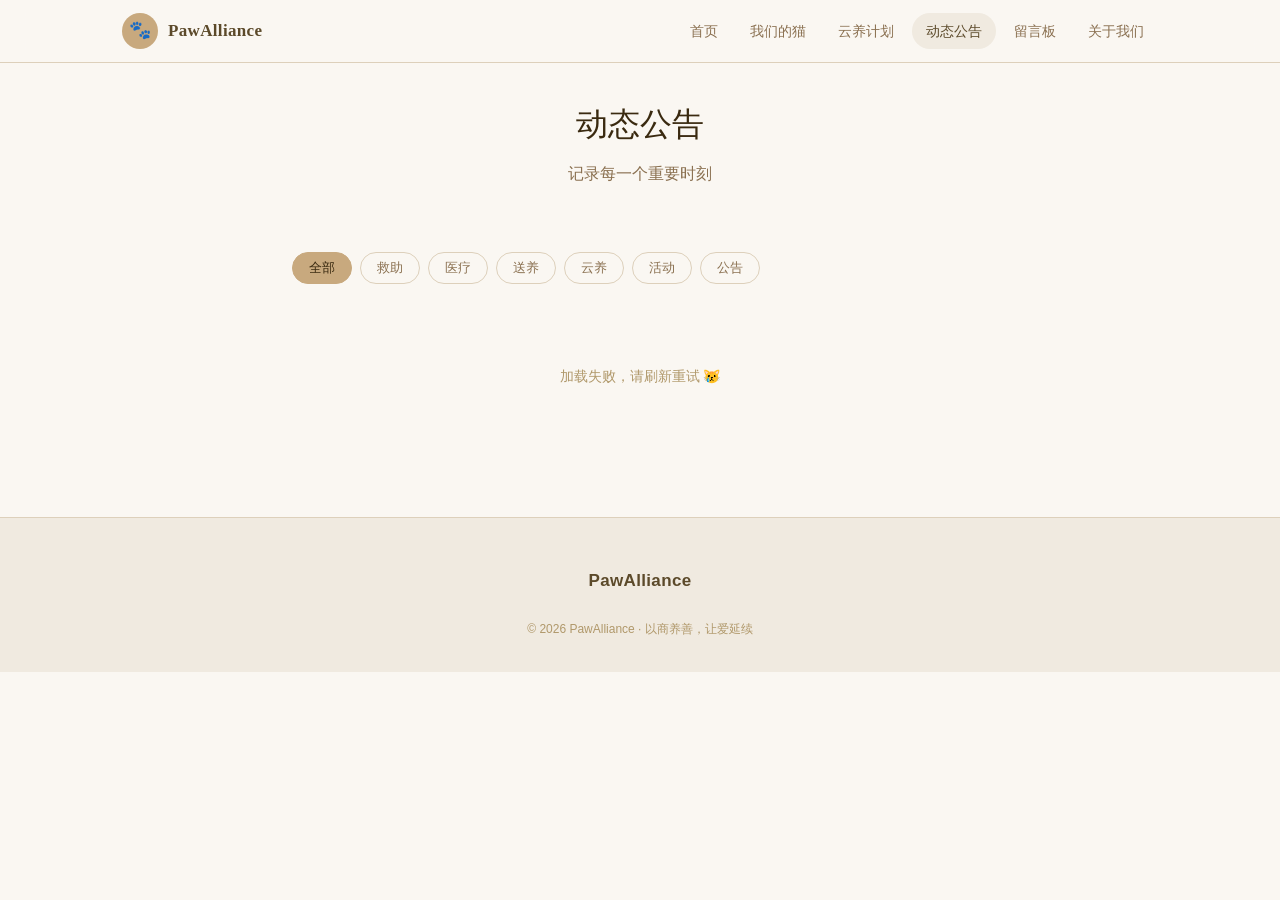
<file: news.html>
<!DOCTYPE html>
<html lang="zh-CN">
<head>
  <meta charset="UTF-8" />
  <meta name="viewport" content="width=device-width, initial-scale=1.0" />
  <title>动态公告 · PawAlliance</title>
  <meta name="description" content="记录每一个重要时刻，了解 PawAlliance 最新进展。" />
  <meta property="og:title" content="动态公告 · PawAlliance" />
  <meta property="og:description" content="记录每一个重要时刻，了解 PawAlliance 最新进展。" />
  <meta property="og:image" content="https://ecvwyfolfitogyeiywbe.supabase.co/storage/v1/object/public/assets/og-cover.jpg" />
  <meta property="og:type" content="website" />
  <link rel="stylesheet" href="style.css" />
  <style>
    .news-filter { display:flex; gap:8px; flex-wrap:wrap; margin-bottom:2rem; }
    .filter-btn { padding:6px 16px; border-radius:20px; font-size:13px; border:1px solid var(--cream-border); background:transparent; color:var(--text-muted); cursor:pointer; transition:all .2s; }
    .filter-btn.active, .filter-btn:hover { background:var(--brown-light); color:var(--brown-deep); border-color:var(--brown-light); }
    .news-item { background:var(--white); border-radius:var(--radius-md); border:1px solid var(--cream-border); padding:1.5rem; margin-bottom:1.2rem; transition:box-shadow .2s; cursor:pointer; }
    .news-item:hover { box-shadow:var(--shadow-card); }
    .news-meta { display:flex; align-items:center; gap:10px; margin-bottom:8px; }
    .news-type { padding:3px 10px; border-radius:8px; font-size:12px; }
    .type-救助 { background:#FAE0D8; color:#9A3820; }
    .type-医疗 { background:#F5E0A0; color:#7A5010; }
    .type-送养 { background:#D4E8C2; color:#3A6020; }
    .type-云养 { background:#C8E8E0; color:#1A6050; }
    .type-活动 { background:#E0D8F5; color:#4A3090; }
    .type-公告 { background:var(--cream-dark); color:var(--text-muted); }
    .news-date { font-size:13px; color:var(--text-hint); }
    .news-title { font-size:16px; font-weight:500; color:var(--brown-dark); margin-bottom:8px; }
    .news-summary { font-size:14px; color:var(--text-muted); line-height:1.8; }
    .news-read-more { font-size:13px; color:var(--brown-mid); margin-top:10px; display:inline-block; }

    /* 详情弹窗 */
    .modal-overlay { display:none; position:fixed; inset:0; z-index:200; background:rgba(50,30,10,.45); align-items:flex-start; justify-content:center; padding:2rem; overflow-y:auto; }
    .modal-overlay.open { display:flex; }
    .modal-box { background:var(--white); border-radius:var(--radius-xl); padding:2.5rem; width:100%; max-width:680px; margin:auto; box-shadow:var(--shadow-soft); }
    .modal-close { float:right; background:none; border:none; font-size:20px; cursor:pointer; color:var(--text-hint); margin-top:-8px; }
    .modal-news-title { font-family:"PingFang SC","Microsoft YaHei",Georgia,serif; font-size:1.5rem; font-weight:500; color:var(--brown-deep); margin:1rem 0 .5rem; line-height:1.4; }
    .modal-news-meta { display:flex; gap:10px; align-items:center; margin-bottom:1.5rem; padding-bottom:1rem; border-bottom:1px solid var(--cream-border); }
    .modal-news-content { font-size:15px; color:var(--text-muted); line-height:2; }
    .modal-news-content p { margin-bottom:1rem; }

    .skeleton { animation:shimmer 1.5s infinite; }
    .skeleton-item { background:var(--cream-dark); border-radius:var(--radius-md); height:110px; margin-bottom:1.2rem; }
    @keyframes shimmer { 0%{opacity:.6}50%{opacity:1}100%{opacity:.6} }
    .empty-tip { color:var(--text-hint); font-size:14px; text-align:center; padding:3rem 0; }
  </style>
</head>
<body>
  <nav class="navbar" id="navbar">
    <div class="nav-inner">
      <a href="index.html" class="logo">
        <div class="logo-fallback" style="display:flex">🐾</div>
        <span class="logo-text">PawAlliance</span>
      </a>
      <div class="nav-links" id="navLinks">
        <a href="index.html" class="nav-link">首页</a>
        <a href="cats.html" class="nav-link">我们的猫</a>
        <a href="adopt.html" class="nav-link">云养计划</a>
        <a href="news.html" class="nav-link active">动态公告</a>
        <a href="message.html" class="nav-link">留言板</a>
        <a href="about.html" class="nav-link">关于我们</a>
      </div>
      <button class="nav-toggle" id="navToggle"><span></span><span></span><span></span></button>
    </div>
  </nav>

  <div class="page-header">
    <h1>动态公告</h1>
    <p>记录每一个重要时刻</p>
  </div>

  <section class="section" style="padding-top:1rem">
    <div class="container" style="max-width:760px">
      <div class="news-filter" id="newsFilter">
        <button class="filter-btn active" onclick="filterNews('all',this)">全部</button>
        <button class="filter-btn" onclick="filterNews('救助',this)">救助</button>
        <button class="filter-btn" onclick="filterNews('医疗',this)">医疗</button>
        <button class="filter-btn" onclick="filterNews('送养',this)">送养</button>
        <button class="filter-btn" onclick="filterNews('云养',this)">云养</button>
        <button class="filter-btn" onclick="filterNews('活动',this)">活动</button>
        <button class="filter-btn" onclick="filterNews('公告',this)">公告</button>
      </div>
      <div id="newsList">
        <div class="skeleton">
          <div class="skeleton-item"></div>
          <div class="skeleton-item"></div>
          <div class="skeleton-item"></div>
        </div>
      </div>
    </div>
  </section>

  <!-- 详情弹窗 -->
  <div class="modal-overlay" id="newsModal">
    <div class="modal-box">
      <button class="modal-close" onclick="closeModal()">×</button>
      <div id="modalContent"></div>
    </div>
  </div>

  <footer class="footer">
    <div class="container footer-inner">
      <span class="logo-text">PawAlliance</span>
      <p class="footer-copy">© 2026 PawAlliance · 以商养善，让爱延续</p>
    </div>
  </footer>

  <script src="main.js"></script>
  <script>
    const SUPABASE_URL = "https://ecvwyfolfitogyeiywbe.supabase.co";
    const SUPABASE_KEY = "eyJhbGciOiJIUzI1NiIsInR5cCI6IkpXVCJ9.eyJpc3MiOiJzdXBhYmFzZSIsInJlZiI6ImVjdnd5Zm9sZml0b2d5ZWl5d2JlIiwicm9sZSI6ImFub24iLCJpYXQiOjE3NzU0MDM3NjEsImV4cCI6MjA5MDk3OTc2MX0.zIhjbFHEw3cGKkPYZjAA4vi6X-D7N9xVI_rcx8hrzEs";

    function esc(s){if(!s)return"";return s.replace(/&/g,"&amp;").replace(/</g,"&lt;").replace(/>/g,"&gt;");}
    function timeAgo(d){if(!d)return"";const s=(Date.now()-new Date(d).getTime())/1000;if(s<60)return"刚刚";if(s<3600)return Math.floor(s/60)+"分钟前";if(s<86400)return Math.floor(s/3600)+"小时前";if(s<2592000)return Math.floor(s/86400)+"天前";return d.slice(0,10);}

    let allNews = [];

    async function loadNews(){
      const el = document.getElementById("newsList");
      try {
        const res = await fetch(SUPABASE_URL+"/rest/v1/news?select=*&published=eq.true&order=created_at.desc",{
          headers:{"apikey":SUPABASE_KEY,"Authorization":"Bearer "+SUPABASE_KEY}
        });
        allNews = await res.json();
        renderNews(allNews);
      } catch(e) {
        el.innerHTML='<p class="empty-tip">加载失败，请刷新重试 😿</p>';
      }
    }

    function renderNews(list){
      const el = document.getElementById("newsList");
      if(!list||!list.length){el.innerHTML='<p class="empty-tip">暂无动态，敬请期待～</p>';return;}
      el.innerHTML = list.map(function(n){
        return'<div class="news-item" onclick="openNews(\''+n.id+'\')">'+
          '<div class="news-meta">'+
          '<span class="news-type type-'+n.type+'">'+esc(n.type)+'</span>'+
          '<span class="news-date">'+timeAgo(n.created_at)+'</span>'+
          '</div>'+
          '<div class="news-title">'+esc(n.title)+'</div>'+
          '<div class="news-summary">'+esc(n.summary||"")+'</div>'+
          '<span class="news-read-more">阅读全文 →</span>'+
          '</div>';
      }).join("");
    }

    function filterNews(type, btn){
      document.querySelectorAll(".filter-btn").forEach(b=>b.classList.remove("active"));
      btn.classList.add("active");
      if(type==="all") renderNews(allNews);
      else renderNews(allNews.filter(n=>n.type===type));
    }

    function openNews(id){
      const n = allNews.find(n=>n.id===id);
      if(!n) return;
      document.getElementById("modalContent").innerHTML=
        '<div class="news-meta">'+
        '<span class="news-type type-'+n.type+'">'+esc(n.type)+'</span>'+
        '<span class="news-date">'+timeAgo(n.created_at)+'</span>'+
        '</div>'+
        '<div class="modal-news-title">'+esc(n.title)+'</div>'+
        '<div class="modal-news-meta"></div>'+
        '<div class="modal-news-content">'+(n.content||esc(n.summary||"暂无详细内容"))+'</div>';
      document.getElementById("newsModal").classList.add("open");
    }

    function closeModal(){document.getElementById("newsModal").classList.remove("open");}
    document.getElementById("newsModal").addEventListener("click",function(e){if(e.target===this)closeModal();});

    loadNews();
  </script>
</body>
</html>
</file>
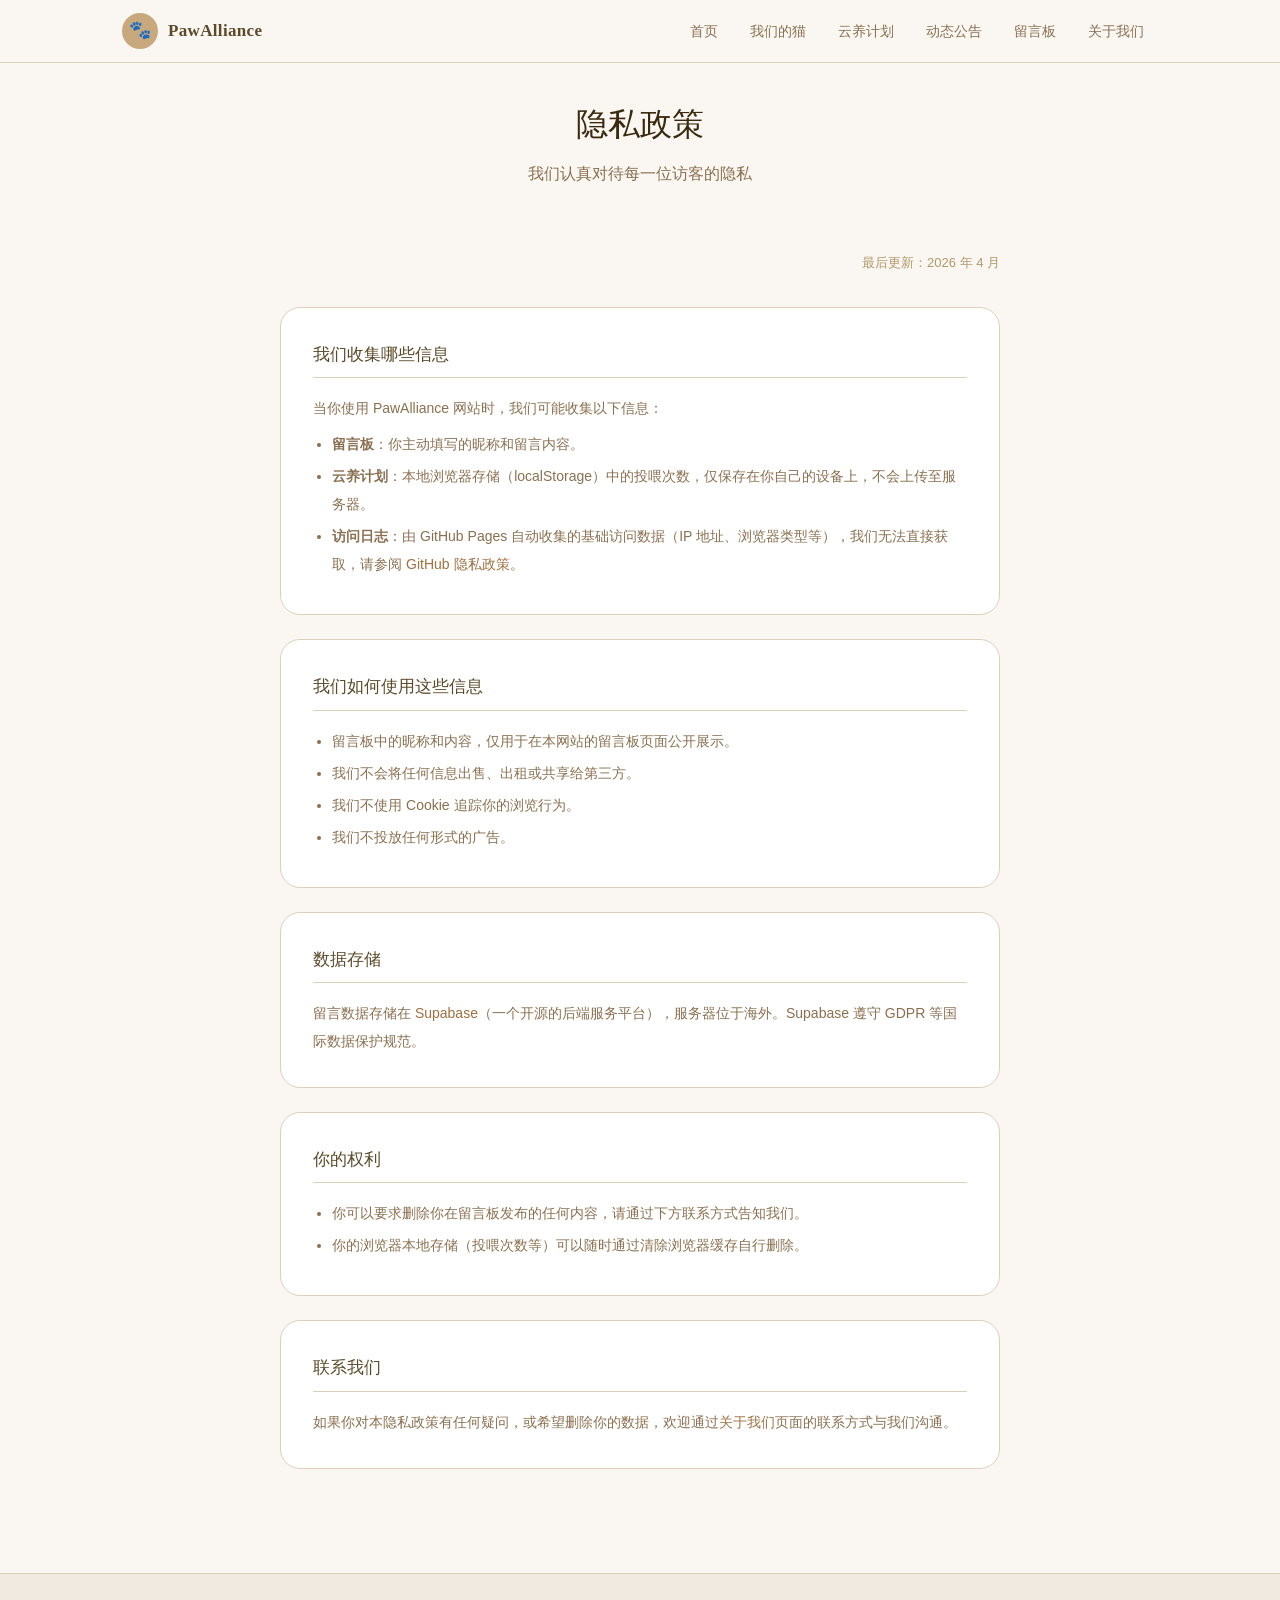
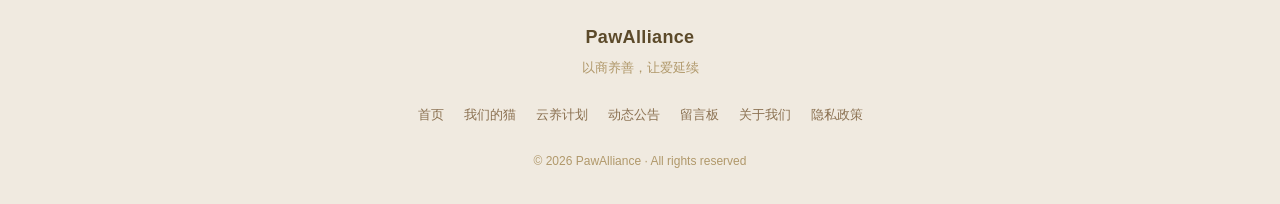
<file: privacy.html>
<!DOCTYPE html>
<html lang="zh-CN">
<head>
  <meta charset="UTF-8" />
  <meta name="viewport" content="width=device-width, initial-scale=1.0" />
  <title>隐私政策 · PawAlliance</title>
  <link rel="stylesheet" href="style.css" />
  <style>
    .privacy-wrap { max-width: 720px; margin: 0 auto; }
    .privacy-block {
      background: var(--white); border-radius: var(--radius-lg);
      border: 1px solid var(--cream-border); padding: 2rem;
      margin-bottom: 1.5rem;
    }
    .privacy-block h2 {
      font-size: 1.05rem; font-weight: 500; color: var(--brown-dark);
      margin-bottom: 1rem; padding-bottom: 0.5rem;
      border-bottom: 1px solid var(--cream-border);
    }
    .privacy-block p, .privacy-block li {
      font-size: 14px; color: var(--text-muted); line-height: 2;
    }
    .privacy-block ul { padding-left: 1.2rem; margin-top: 0.5rem; }
    .privacy-block li { margin-bottom: 4px; }
    .privacy-updated {
      font-size: 13px; color: var(--text-hint);
      text-align: right; margin-bottom: 2rem;
    }
  </style>
</head>
<body>
  <nav class="navbar" id="navbar">
    <div class="nav-inner">
      <a href="index.html" class="logo">
        <div class="logo-fallback" style="display:flex">🐾</div>
        <span class="logo-text">PawAlliance</span>
      </a>
      <div class="nav-links" id="navLinks">
        <a href="index.html" class="nav-link">首页</a>
        <a href="cats.html" class="nav-link">我们的猫</a>
        <a href="adopt.html" class="nav-link">云养计划</a>
        <a href="news.html" class="nav-link">动态公告</a>
        <a href="message.html" class="nav-link">留言板</a>
        <a href="about.html" class="nav-link">关于我们</a>
      </div>
      <button class="nav-toggle" id="navToggle"><span></span><span></span><span></span></button>
    </div>
  </nav>

  <div class="page-header">
    <h1>隐私政策</h1>
    <p>我们认真对待每一位访客的隐私</p>
  </div>

  <section class="section" style="padding-top:1rem;">
    <div class="container">
      <div class="privacy-wrap">
        <p class="privacy-updated">最后更新：2026 年 4 月</p>

        <div class="privacy-block">
          <h2>我们收集哪些信息</h2>
          <p>当你使用 PawAlliance 网站时，我们可能收集以下信息：</p>
          <ul>
            <li><strong>留言板</strong>：你主动填写的昵称和留言内容。</li>
            <li><strong>云养计划</strong>：本地浏览器存储（localStorage）中的投喂次数，仅保存在你自己的设备上，不会上传至服务器。</li>
            <li><strong>访问日志</strong>：由 GitHub Pages 自动收集的基础访问数据（IP 地址、浏览器类型等），我们无法直接获取，请参阅 <a href="https://docs.github.com/en/site-policy/privacy-policies/github-general-privacy-statement" target="_blank" rel="noopener" style="color:var(--brown-mid)">GitHub 隐私政策</a>。</li>
          </ul>
        </div>

        <div class="privacy-block">
          <h2>我们如何使用这些信息</h2>
          <ul>
            <li>留言板中的昵称和内容，仅用于在本网站的留言板页面公开展示。</li>
            <li>我们不会将任何信息出售、出租或共享给第三方。</li>
            <li>我们不使用 Cookie 追踪你的浏览行为。</li>
            <li>我们不投放任何形式的广告。</li>
          </ul>
        </div>

        <div class="privacy-block">
          <h2>数据存储</h2>
          <p>留言数据存储在 <a href="https://supabase.com" target="_blank" rel="noopener" style="color:var(--brown-mid)">Supabase</a>（一个开源的后端服务平台），服务器位于海外。Supabase 遵守 GDPR 等国际数据保护规范。</p>
        </div>

        <div class="privacy-block">
          <h2>你的权利</h2>
          <ul>
            <li>你可以要求删除你在留言板发布的任何内容，请通过下方联系方式告知我们。</li>
            <li>你的浏览器本地存储（投喂次数等）可以随时通过清除浏览器缓存自行删除。</li>
          </ul>
        </div>

        <div class="privacy-block">
          <h2>联系我们</h2>
          <p>如果你对本隐私政策有任何疑问，或希望删除你的数据，欢迎通过<a href="about.html" style="color:var(--brown-mid)">关于我们</a>页面的联系方式与我们沟通。</p>
        </div>

      </div>
    </div>
  </section>

  <footer class="footer">
    <div class="container footer-inner">
      <div class="footer-brand">
        <span class="logo-text">PawAlliance</span>
        <p>以商养善，让爱延续</p>
      </div>
      <div class="footer-links">
        <a href="index.html">首页</a>
        <a href="cats.html">我们的猫</a>
        <a href="adopt.html">云养计划</a>
        <a href="news.html">动态公告</a>
        <a href="message.html">留言板</a>
        <a href="about.html">关于我们</a>
        <a href="privacy.html">隐私政策</a>
      </div>
      <p class="footer-copy">© 2026 PawAlliance · All rights reserved</p>
    </div>
  </footer>

  <script src="main.js"></script>
</body>
</html>
</file>
<file: style.css>
/* ============================================================
   PawAlliance · 主样式文件
   自然清新风格 · 米色主调
   ============================================================ */

/* ── 字体（使用系统字体，无需网络加载）── */


/* ── CSS 变量（颜色主题） ── */
:root {
  --cream:        #FAF7F2;
  --cream-dark:   #F0EAE0;
  --cream-border: #DDD0BB;
  --brown-light:  #C8A97E;
  --brown-mid:    #A07040;
  --brown-dark:   #5C4A2A;
  --brown-deep:   #3A2A10;
  --text-main:    #3A2A10;
  --text-muted:   #8A7050;
  --text-hint:    #B0986A;
  --white:        #FFFFFF;
  --green-soft:   #D4E8C2;
  --blue-soft:    #C2D8E8;
  --amber-soft:   #F5DCA0;
  --radius-sm:    8px;
  --radius-md:    14px;
  --radius-lg:    20px;
  --radius-xl:    28px;
  --shadow-soft:  0 4px 24px rgba(90,60,20,0.08);
  --shadow-card:  0 2px 12px rgba(90,60,20,0.10);
  --transition:   0.25s ease;
}

/* ── Reset ── */
*, *::before, *::after { box-sizing: border-box; margin: 0; padding: 0; }
html { scroll-behavior: smooth; }
body {
  font-family: "PingFang SC", "Microsoft YaHei", "Helvetica Neue", sans-serif;
  background: var(--cream);
  color: var(--text-main);
  font-size: 16px;
  line-height: 1.75;
}
img { max-width: 100%; display: block; }
a { text-decoration: none; color: inherit; }

/* ── 容器 ── */
.container { max-width: 1100px; margin: 0 auto; padding: 0 2rem; }

/* ── 导航栏 ── */
.navbar {
  position: fixed; top: 0; left: 0; right: 0; z-index: 100;
  background: rgba(250,247,242,0.92);
  backdrop-filter: blur(12px);
  border-bottom: 1px solid var(--cream-border);
  transition: box-shadow var(--transition);
}
.navbar.scrolled { box-shadow: var(--shadow-soft); }
.nav-inner {
  max-width: 1100px; margin: 0 auto; padding: 0 2rem;
  height: 62px;
  display: flex; align-items: center; justify-content: space-between;
}
.logo {
  display: flex; align-items: center; gap: 10px;
  font-family: "PingFang SC", "Microsoft YaHei", Georgia, serif;
}
.logo-img { width: 36px; height: 36px; border-radius: 50%; object-fit: cover; }
.logo-fallback {
  display: none; width: 36px; height: 36px; border-radius: 50%;
  background: var(--brown-light); align-items: center; justify-content: center;
  font-size: 18px;
}
.logo-text { font-size: 17px; font-weight: 600; color: var(--brown-dark); letter-spacing: 0.02em; }
.nav-links { display: flex; gap: 4px; }
.nav-link {
  padding: 6px 14px; border-radius: 20px;
  font-size: 14px; color: var(--text-muted);
  transition: all var(--transition);
}
.nav-link:hover, .nav-link.active {
  background: var(--cream-dark); color: var(--brown-dark);
}
.nav-toggle {
  display: none; flex-direction: column; gap: 5px;
  background: none; border: none; cursor: pointer; padding: 4px;
}
.nav-toggle span {
  display: block; width: 22px; height: 2px;
  background: var(--brown-dark); border-radius: 2px;
  transition: all var(--transition);
}

/* ── 按钮 ── */
.btn {
  display: inline-flex; align-items: center; justify-content: center;
  padding: 11px 28px; border-radius: 30px;
  font-size: 15px; font-weight: 500;
  cursor: pointer; transition: all var(--transition);
  border: 1.5px solid transparent;
}
.btn-primary {
  background: var(--brown-light); color: var(--brown-deep);
  border-color: var(--brown-light);
}
.btn-primary:hover { background: var(--brown-mid); border-color: var(--brown-mid); color: var(--white); }
.btn-outline {
  background: transparent; color: var(--brown-mid);
  border-color: var(--brown-light);
}
.btn-outline:hover { background: var(--cream-dark); }
.btn-sm { padding: 7px 18px; font-size: 13px; }

/* ── Hero ── */
.hero {
  min-height: 100vh;
  display: flex; align-items: center; justify-content: space-between;
  padding: 6rem 2rem 4rem;
  max-width: 1100px; margin: 0 auto;
  gap: 3rem;
}
.hero-content { flex: 1; max-width: 520px; }
.hero-tag {
  display: inline-block; margin-bottom: 1.2rem;
  background: var(--cream-dark); color: var(--brown-mid);
  padding: 5px 16px; border-radius: 20px;
  font-size: 13px; letter-spacing: 0.05em;
}
.hero-title {
  font-family: "PingFang SC", "Microsoft YaHei", Georgia, serif;
  font-size: clamp(2rem, 5vw, 3.2rem);
  font-weight: 600; line-height: 1.3;
  color: var(--brown-deep);
  margin-bottom: 1.2rem;
}
.hero-sub {
  font-size: 15px; color: var(--text-muted); line-height: 1.9;
  margin-bottom: 2rem;
}
.hero-btns { display: flex; gap: 12px; flex-wrap: wrap; }
.hero-visual { flex-shrink: 0; }
.hero-cat-card {
  width: 280px;
  background: var(--white); border-radius: var(--radius-xl);
  border: 1px solid var(--cream-border);
  overflow: hidden; box-shadow: var(--shadow-soft);
  animation: floatUp 3s ease-in-out infinite alternate;
}
@keyframes floatUp {
  from { transform: translateY(0); }
  to   { transform: translateY(-12px); }
}
.hero-cat-img { width: 100%; height: 260px; object-fit: cover; }
.hero-cat-emoji {
  width: 100%; height: 260px; font-size: 80px;
  display: flex; align-items: center; justify-content: center;
  background: var(--cream-dark);
}
.hero-cat-label {
  padding: 14px 16px;
  display: flex; align-items: center; gap: 10px;
}
.cat-tag {
  background: var(--brown-light); color: var(--brown-deep);
  padding: 3px 10px; border-radius: 10px; font-size: 12px;
}
.cat-name-small { font-size: 13px; color: var(--text-muted); }

/* ── 数据统计 ── */
.stats-section {
  background: var(--cream-dark);
  border-top: 1px solid var(--cream-border);
  border-bottom: 1px solid var(--cream-border);
  padding: 2.5rem 0;
}
.stats-grid {
  display: grid; grid-template-columns: repeat(4, 1fr); gap: 1rem;
}
.stat-item { text-align: center; padding: 1rem; }
.stat-num {
  font-family: "PingFang SC", "Microsoft YaHei", Georgia, serif;
  font-size: 2.5rem; font-weight: 600; color: var(--brown-mid);
}
.stat-label { font-size: 13px; color: var(--text-hint); margin-top: 4px; }

/* ── 通用 Section ── */
.section { padding: 5rem 0; }
.section-header {
  display: flex; align-items: center; justify-content: space-between;
  margin-bottom: 2.5rem;
}
.section-title {
  font-family: "PingFang SC", "Microsoft YaHei", Georgia, serif;
  font-size: 1.7rem; font-weight: 500; color: var(--brown-deep);
}
.see-all { font-size: 14px; color: var(--brown-mid); }
.see-all:hover { color: var(--brown-dark); }

/* ── 猫咪卡片 ── */
.cats-grid {
  display: grid; grid-template-columns: repeat(auto-fill, minmax(260px, 1fr));
  gap: 1.5rem;
}
.cat-card {
  background: var(--white); border-radius: var(--radius-lg);
  border: 1px solid var(--cream-border);
  overflow: hidden; box-shadow: var(--shadow-card);
  transition: transform var(--transition), box-shadow var(--transition);
}
.cat-card:hover { transform: translateY(-4px); box-shadow: var(--shadow-soft); }
.cat-card-placeholder { opacity: 0.55; }
.cat-card-photo { position: relative; height: 200px; overflow: hidden; background: var(--cream-dark); }
.cat-card-img { width: 100%; height: 100%; object-fit: cover; }
.cat-card-emoji {
  width: 100%; height: 100%; font-size: 60px;
  display: flex; align-items: center; justify-content: center;
}
.cat-status {
  position: absolute; top: 12px; right: 12px;
  padding: 3px 10px; border-radius: 10px; font-size: 12px;
}
.status-green  { background: #D4E8C2; color: #3A6020; }
.status-blue   { background: #C2D8E8; color: #204060; }
.status-amber  { background: #F5DCA0; color: #7A5010; }
.status-gray   { background: var(--cream-dark); color: var(--text-muted); }
.cat-card-info { padding: 1.25rem; }
.cat-card-header { margin-bottom: 8px; }
.cat-card-name { font-size: 17px; font-weight: 500; color: var(--brown-dark); margin-bottom: 6px; }
.cat-tags { display: flex; gap: 6px; flex-wrap: wrap; }
.cat-tag-chip {
  background: var(--cream-dark); color: var(--text-muted);
  padding: 2px 9px; border-radius: 8px; font-size: 12px;
}
.cat-card-desc { font-size: 13px; color: var(--text-muted); margin-bottom: 1rem; line-height: 1.7; }

/* ── 云养预览 ── */
.adopt-preview { background: var(--cream-dark); }
.adopt-inner {
  display: flex; align-items: center; gap: 4rem;
}
.adopt-text { flex: 1; }
.adopt-text p { color: var(--text-muted); line-height: 2; }
.adopt-visual { flex-shrink: 0; text-align: center; }
.adopt-cat-wrap { position: relative; display: inline-block; }
.adopt-cat-img { width: 200px; height: 200px; object-fit: cover; border-radius: 50%; border: 3px solid var(--brown-light); }
.adopt-cat-emoji {
  width: 200px; height: 200px; font-size: 80px;
  border-radius: 50%; border: 3px solid var(--brown-light);
  background: var(--cream); display: none;
  align-items: center; justify-content: center;
}
.adopt-bubble {
  position: absolute; top: -16px; right: -24px;
  background: var(--white); color: var(--brown-mid);
  padding: 6px 14px; border-radius: 20px;
  font-size: 13px; border: 1px solid var(--cream-border);
  box-shadow: var(--shadow-card);
  animation: bounce 2s ease-in-out infinite;
}
@keyframes bounce {
  0%, 100% { transform: translateY(0); }
  50%       { transform: translateY(-6px); }
}

/* ── 动态列表 ── */
.news-list { display: flex; flex-direction: column; gap: 1.5rem; }
.news-item {
  padding: 1.5rem;
  background: var(--white); border-radius: var(--radius-md);
  border: 1px solid var(--cream-border);
  transition: box-shadow var(--transition);
}
.news-item:hover { box-shadow: var(--shadow-card); }
.news-meta { display: flex; align-items: center; gap: 10px; margin-bottom: 8px; }
.news-type {
  padding: 3px 10px; border-radius: 8px; font-size: 12px;
}
.type-coral  { background: #FAE0D8; color: #9A3820; }
.type-amber  { background: #F5E0A0; color: #7A5010; }
.type-green  { background: #D4E8C2; color: #3A6020; }
.type-teal   { background: #C8E8E0; color: #1A6050; }
.type-purple { background: #E0D8F5; color: #4A3090; }
.type-gray   { background: var(--cream-dark); color: var(--text-muted); }
.news-date { font-size: 13px; color: var(--text-hint); }
.news-title { font-size: 16px; font-weight: 500; margin-bottom: 8px; }
.news-title a:hover { color: var(--brown-mid); }
.news-summary { font-size: 14px; color: var(--text-muted); margin-bottom: 10px; }
.news-read-more { font-size: 13px; color: var(--brown-mid); }
.empty-tip { color: var(--text-hint); font-size: 14px; text-align: center; padding: 3rem 0; }

/* ── 页面内顶部间距 ── */
.page-header {
  padding: 6rem 0 3rem;
  text-align: center;
}
.page-header h1 {
  font-family: "PingFang SC", "Microsoft YaHei", Georgia, serif;
  font-size: 2rem; font-weight: 500; color: var(--brown-deep);
}
.page-header p { color: var(--text-muted); margin-top: 8px; }

/* ── 留言板 ── */
.message-wrap { max-width: 700px; margin: 0 auto; }
.message-form {
  background: var(--white); border-radius: var(--radius-lg);
  border: 1px solid var(--cream-border);
  padding: 2rem; margin-bottom: 2.5rem;
}
.message-form h3 { font-size: 16px; font-weight: 500; margin-bottom: 1.2rem; color: var(--brown-dark); }
.form-group { margin-bottom: 1rem; }
.form-group label { display: block; font-size: 13px; color: var(--text-muted); margin-bottom: 5px; }
.form-group input, .form-group textarea {
  width: 100%; padding: 10px 14px;
  background: var(--cream); border: 1px solid var(--cream-border);
  border-radius: var(--radius-sm); font-family: inherit; font-size: 14px;
  color: var(--text-main); transition: border-color var(--transition);
  resize: vertical;
}
.form-group input:focus, .form-group textarea:focus {
  outline: none; border-color: var(--brown-light);
}
.message-list { display: flex; flex-direction: column; gap: 1rem; }
.message-item {
  background: var(--white); border-radius: var(--radius-md);
  border: 1px solid var(--cream-border); padding: 1.25rem;
}
.message-author { font-weight: 500; font-size: 14px; color: var(--brown-dark); }
.message-time { font-size: 12px; color: var(--text-hint); margin-left: 8px; }
.message-content { font-size: 14px; color: var(--text-muted); margin-top: 8px; line-height: 1.7; }
.message-reply {
  background: var(--cream-dark); border-radius: var(--radius-sm);
  padding: 10px 14px; margin-top: 10px;
}
.message-reply-label { font-size: 12px; color: var(--brown-mid); margin-bottom: 4px; }
.message-reply-content { font-size: 13px; color: var(--text-muted); }

/* ── 云养页面 ── */
.adopt-page-wrap { max-width: 800px; margin: 0 auto; }
.adopt-cats-list { display: flex; flex-direction: column; gap: 2rem; }
.adopt-cat-item {
  background: var(--white); border-radius: var(--radius-lg);
  border: 1px solid var(--cream-border); padding: 2rem;
  display: flex; gap: 2rem; align-items: center;
}
.adopt-cat-avatar {
  width: 120px; height: 120px; flex-shrink: 0;
  border-radius: 50%; overflow: hidden; border: 3px solid var(--brown-light);
  display: flex; align-items: center; justify-content: center;
  background: var(--cream-dark); font-size: 48px;
}
.adopt-cat-avatar img { width: 100%; height: 100%; object-fit: cover; }
.adopt-cat-content { flex: 1; }
.adopt-cat-content h3 { font-size: 18px; font-weight: 500; margin-bottom: 8px; color: var(--brown-dark); }
.adopt-cat-content p { font-size: 14px; color: var(--text-muted); margin-bottom: 1rem; }
.feed-count { font-size: 13px; color: var(--text-hint); margin-top: 8px; }

/* ── 关于我们 ── */
.about-section { max-width: 800px; margin: 0 auto; }
.about-block { margin-bottom: 3rem; }
.about-block h2 {
  font-family: "PingFang SC", "Microsoft YaHei", Georgia, serif;
  font-size: 1.3rem; font-weight: 500; color: var(--brown-dark);
  margin-bottom: 1rem; padding-bottom: 0.5rem;
  border-bottom: 2px solid var(--cream-border);
}
.about-block p { color: var(--text-muted); line-height: 2; margin-bottom: 1rem; }

/* ✏️ 扩展区块：复制 .about-block 格式，可在 about.html 添加新模块 */

/* ── Footer ── */
.footer {
  background: var(--cream-dark); border-top: 1px solid var(--cream-border);
  padding: 3rem 0 2rem;
}
.footer-inner {
  display: flex; flex-direction: column; align-items: center; gap: 1.5rem; text-align: center;
}
.footer-brand .logo-text { font-size: 18px; }
.footer-brand p { font-size: 13px; color: var(--text-hint); margin-top: 4px; }
.footer-links { display: flex; gap: 20px; flex-wrap: wrap; justify-content: center; }
.footer-links a { font-size: 13px; color: var(--text-muted); }
.footer-links a:hover { color: var(--brown-mid); }
.footer-copy { font-size: 12px; color: var(--text-hint); }

/* ── 响应式 ── */
@media (max-width: 768px) {
  .nav-links { display: none; flex-direction: column; position: absolute; top: 62px; left: 0; right: 0; background: var(--cream); border-bottom: 1px solid var(--cream-border); padding: 1rem; }
  .nav-links.open { display: flex; }
  .nav-toggle { display: flex; }
  .hero { flex-direction: column; padding-top: 5rem; text-align: center; }
  .hero-btns { justify-content: center; }
  .hero-visual { order: -1; }
  .hero-cat-card { width: 220px; }
  .stats-grid { grid-template-columns: repeat(2, 1fr); }
  .adopt-inner { flex-direction: column; text-align: center; }
  .adopt-cat-item { flex-direction: column; text-align: center; }
}
</file>
